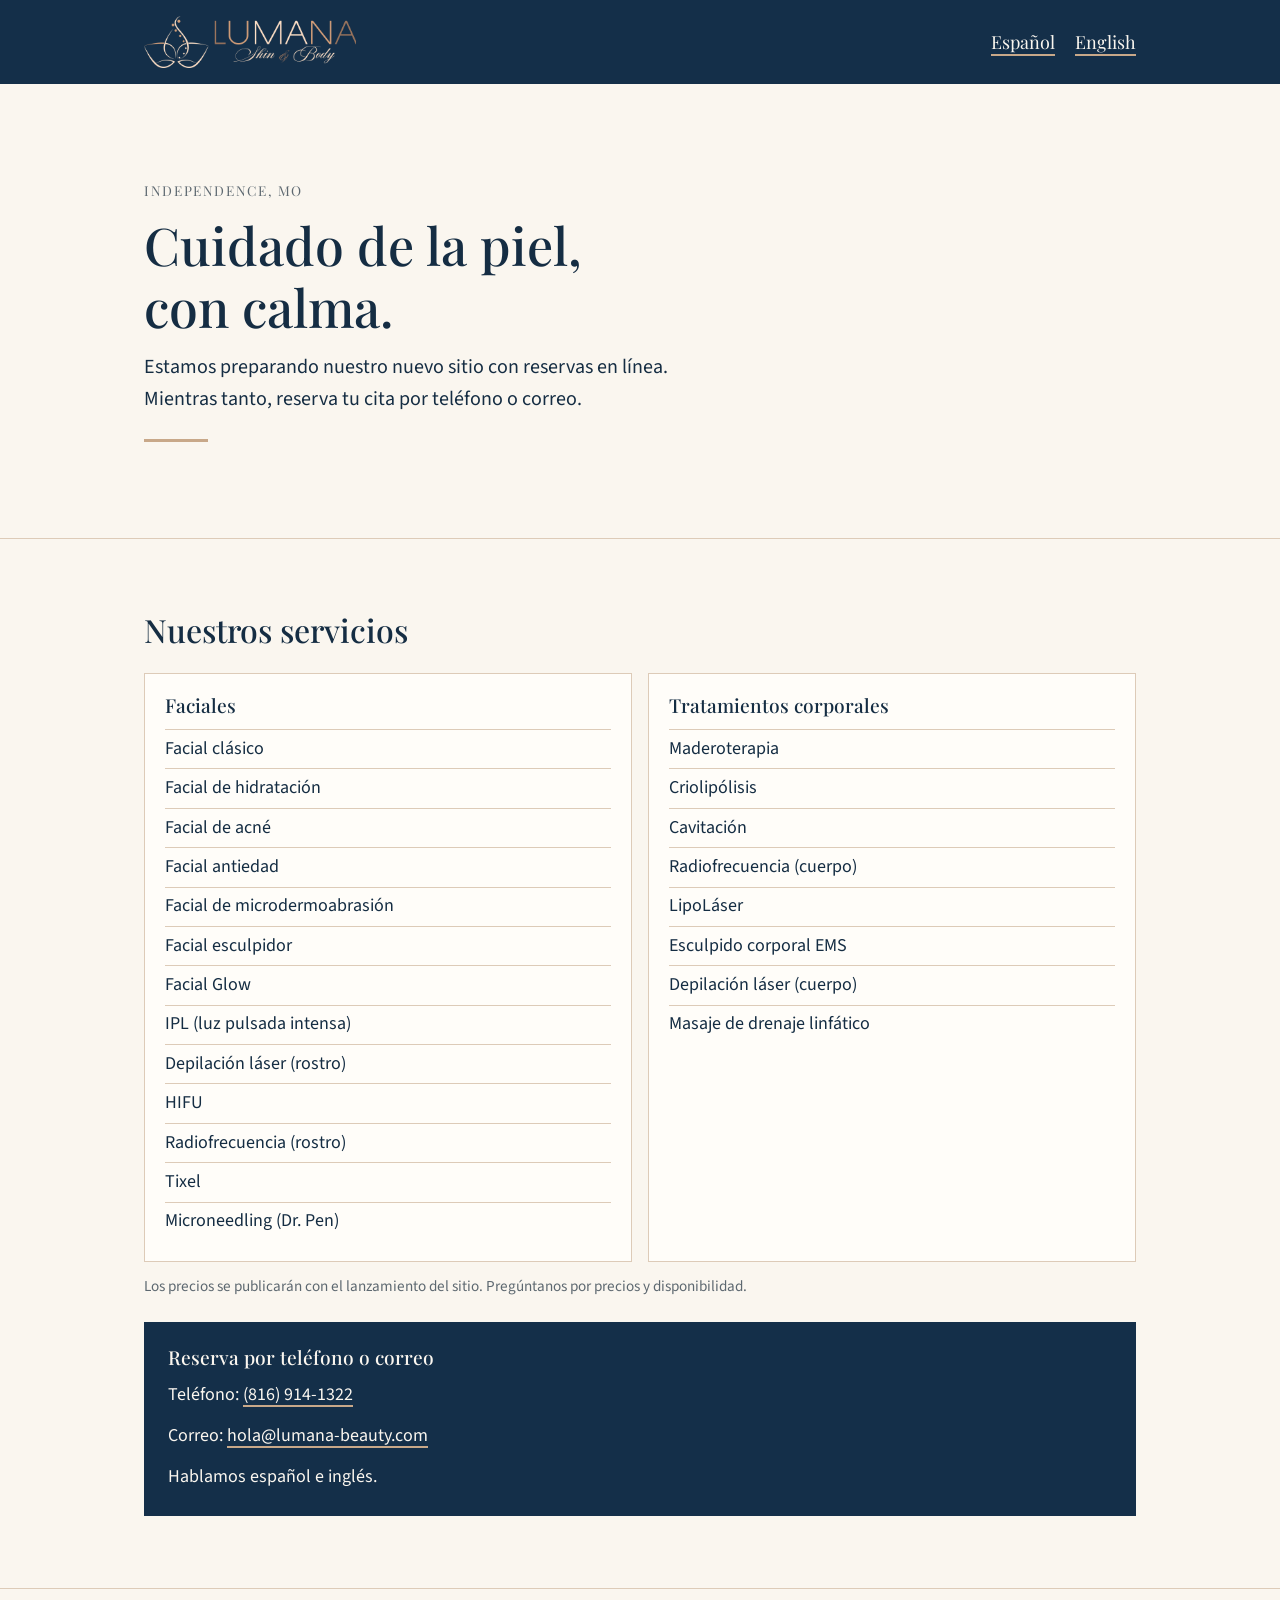
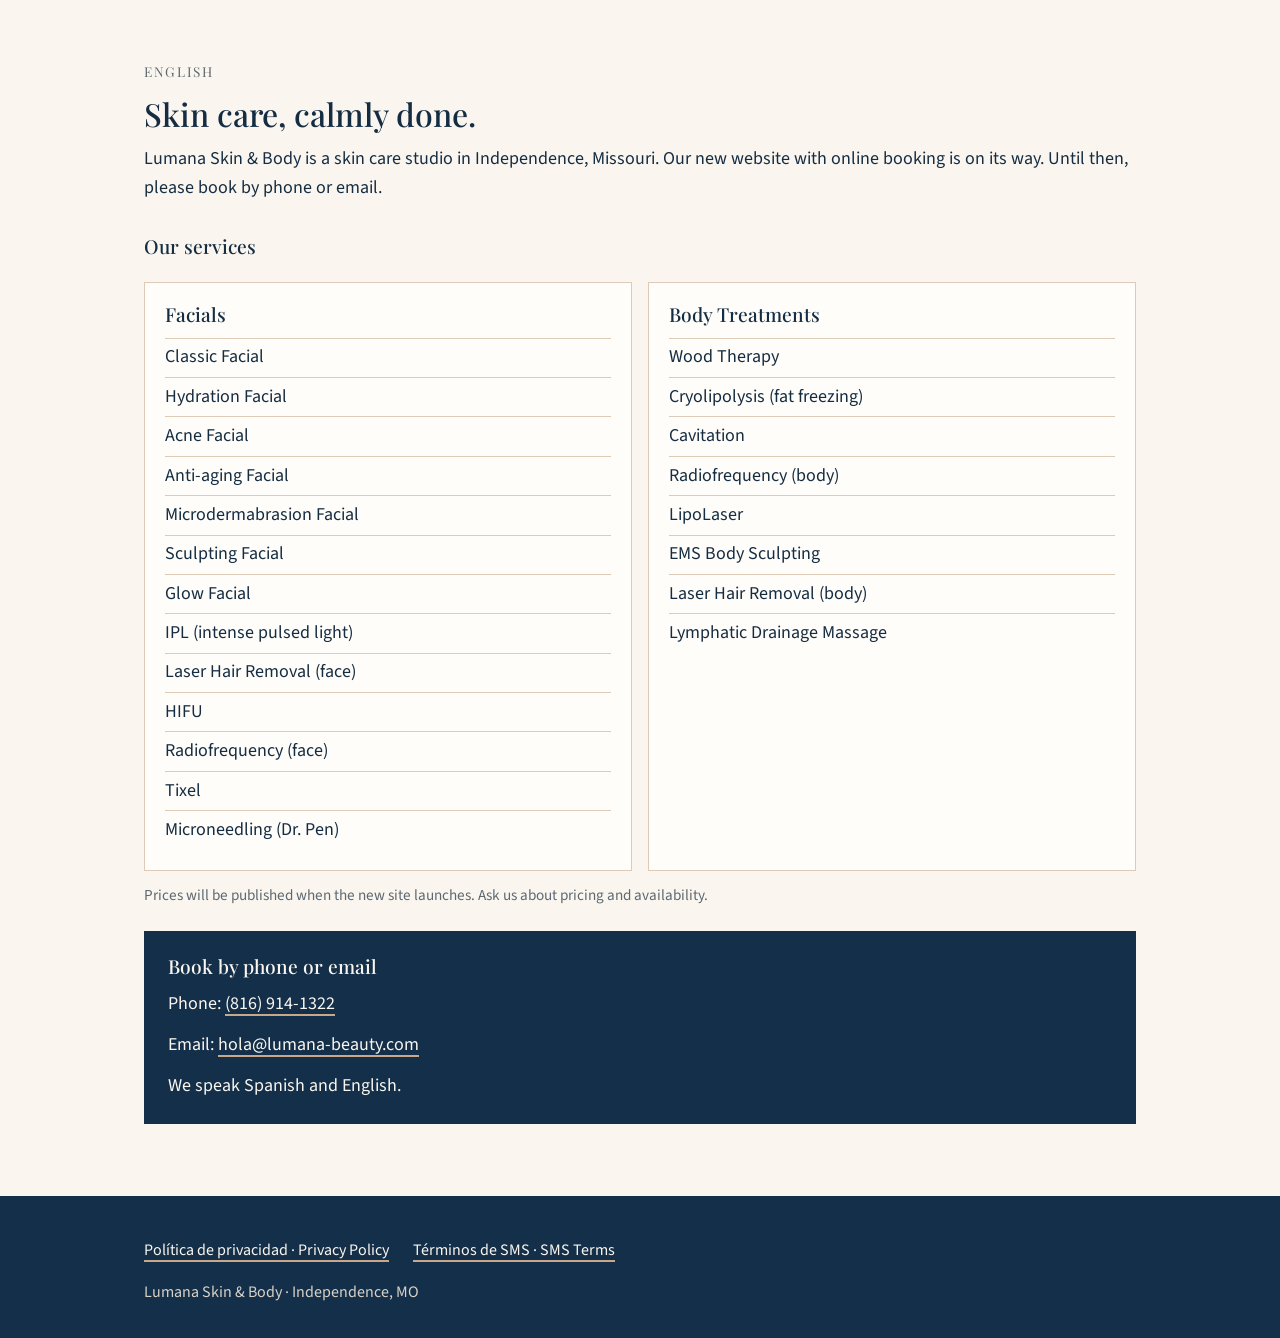
<file: index.html>
<!doctype html>
<html lang="es">
<head>
<meta charset="utf-8">
<meta name="viewport" content="width=device-width, initial-scale=1">
<title>Lumana Skin &amp; Body | Independence, MO</title>
<meta name="description" content="Lumana Skin &amp; Body, estudio de cuidado de la piel en Independence, Missouri. Próximamente reservas en línea. / Skin care studio in Independence, Missouri. Online booking coming soon.">
<link rel="icon" href="brand/lumana-emblem.png" type="image/png">
<link rel="stylesheet" href="style.css">
</head>
<body>
<header class="header">
  <div class="wrap">
    <a href="./" aria-label="Lumana Skin &amp; Body"><img src="brand/lumana-lockup-horizontal.png" alt="Lumana Skin &amp; Body" width="1224" height="300"></a>
    <nav class="lang-nav" aria-label="Idioma / Language">
      <ul>
        <li><a href="#es" lang="es" hreflang="es" translate="no">Español</a></li>
        <li><a href="#en" lang="en" hreflang="en" translate="no">English</a></li>
      </ul>
    </nav>
  </div>
</header>

<main>
  <section class="hero">
    <div class="wrap">
      <p class="eyebrow">Independence, MO</p>
      <h1 lang="es">Cuidado de la piel,<br>con calma.</h1>
      <p class="lead" lang="es">Estamos preparando nuestro nuevo sitio con reservas en línea. Mientras tanto, reserva tu cita por teléfono o correo.</p>
      <hr class="rule">
    </div>
  </section>

  <section class="lang" id="es" lang="es" aria-labelledby="es-title">
    <div class="wrap">
      <h2 id="es-title">Nuestros servicios</h2>
      <ul class="cards">
        <li>
          <h3>Faciales</h3>
          <ul class="menu">
            <li>Facial clásico</li>
            <li>Facial de hidratación</li>
            <li>Facial de acné</li>
            <li>Facial antiedad</li>
            <li>Facial de microdermoabrasión</li>
            <li>Facial esculpidor</li>
            <li>Facial Glow</li>
            <li>IPL (luz pulsada intensa)</li>
            <li>Depilación láser (rostro)</li>
            <li>HIFU</li>
            <li>Radiofrecuencia (rostro)</li>
            <li>Tixel</li>
            <li>Microneedling (Dr. Pen)</li>
          </ul>
        </li>
        <li>
          <h3>Tratamientos corporales</h3>
          <ul class="menu">
            <li>Maderoterapia</li>
            <li>Criolipólisis</li>
            <li>Cavitación</li>
            <li>Radiofrecuencia (cuerpo)</li>
            <li>LipoLáser</li>
            <li>Esculpido corporal EMS</li>
            <li>Depilación láser (cuerpo)</li>
            <li>Masaje de drenaje linfático</li>
          </ul>
        </li>
      </ul>
      <p class="note">Los precios se publicarán con el lanzamiento del sitio. Pregúntanos por precios y disponibilidad.</p>

      <div class="book">
        <h3>Reserva por teléfono o correo</h3>
        <p>Teléfono: <a href="tel:+18169141322">(816) 914-1322</a></p>
        <p>Correo: <a href="mailto:hola@lumana-beauty.com">hola@lumana-beauty.com</a></p>
        <p>Hablamos español e inglés.</p>
      </div>
    </div>
  </section>

  <section class="lang" id="en" lang="en" aria-labelledby="en-title">
    <div class="wrap">
      <p class="eyebrow">English</p>
      <h2 id="en-title">Skin care, calmly done.</h2>
      <p>Lumana Skin &amp; Body is a skin care studio in Independence, Missouri. Our new website with online booking is on its way. Until then, please book by phone or email.</p>
      <h3 style="margin-top:2rem">Our services</h3>
      <ul class="cards">
        <li>
          <h3>Facials</h3>
          <ul class="menu">
            <li>Classic Facial</li>
            <li>Hydration Facial</li>
            <li>Acne Facial</li>
            <li>Anti-aging Facial</li>
            <li>Microdermabrasion Facial</li>
            <li>Sculpting Facial</li>
            <li>Glow Facial</li>
            <li>IPL (intense pulsed light)</li>
            <li>Laser Hair Removal (face)</li>
            <li>HIFU</li>
            <li>Radiofrequency (face)</li>
            <li>Tixel</li>
            <li>Microneedling (Dr. Pen)</li>
          </ul>
        </li>
        <li>
          <h3>Body Treatments</h3>
          <ul class="menu">
            <li>Wood Therapy</li>
            <li>Cryolipolysis (fat freezing)</li>
            <li>Cavitation</li>
            <li>Radiofrequency (body)</li>
            <li>LipoLaser</li>
            <li>EMS Body Sculpting</li>
            <li>Laser Hair Removal (body)</li>
            <li>Lymphatic Drainage Massage</li>
          </ul>
        </li>
      </ul>
      <p class="note">Prices will be published when the new site launches. Ask us about pricing and availability.</p>

      <div class="book">
        <h3>Book by phone or email</h3>
        <p>Phone: <a href="tel:+18169141322">(816) 914-1322</a></p>
        <p>Email: <a href="mailto:hola@lumana-beauty.com">hola@lumana-beauty.com</a></p>
        <p>We speak Spanish and English.</p>
      </div>
    </div>
  </section>
</main>

<footer class="footer">
  <div class="wrap">
    <ul>
      <li><a href="privacy-policy/">Política de privacidad · Privacy Policy</a></li>
      <li><a href="sms-terms/">Términos de SMS · SMS Terms</a></li>
    </ul>
    <p>Lumana Skin &amp; Body · Independence, MO</p>
  </div>
</footer>
</body>
</html>
</file>
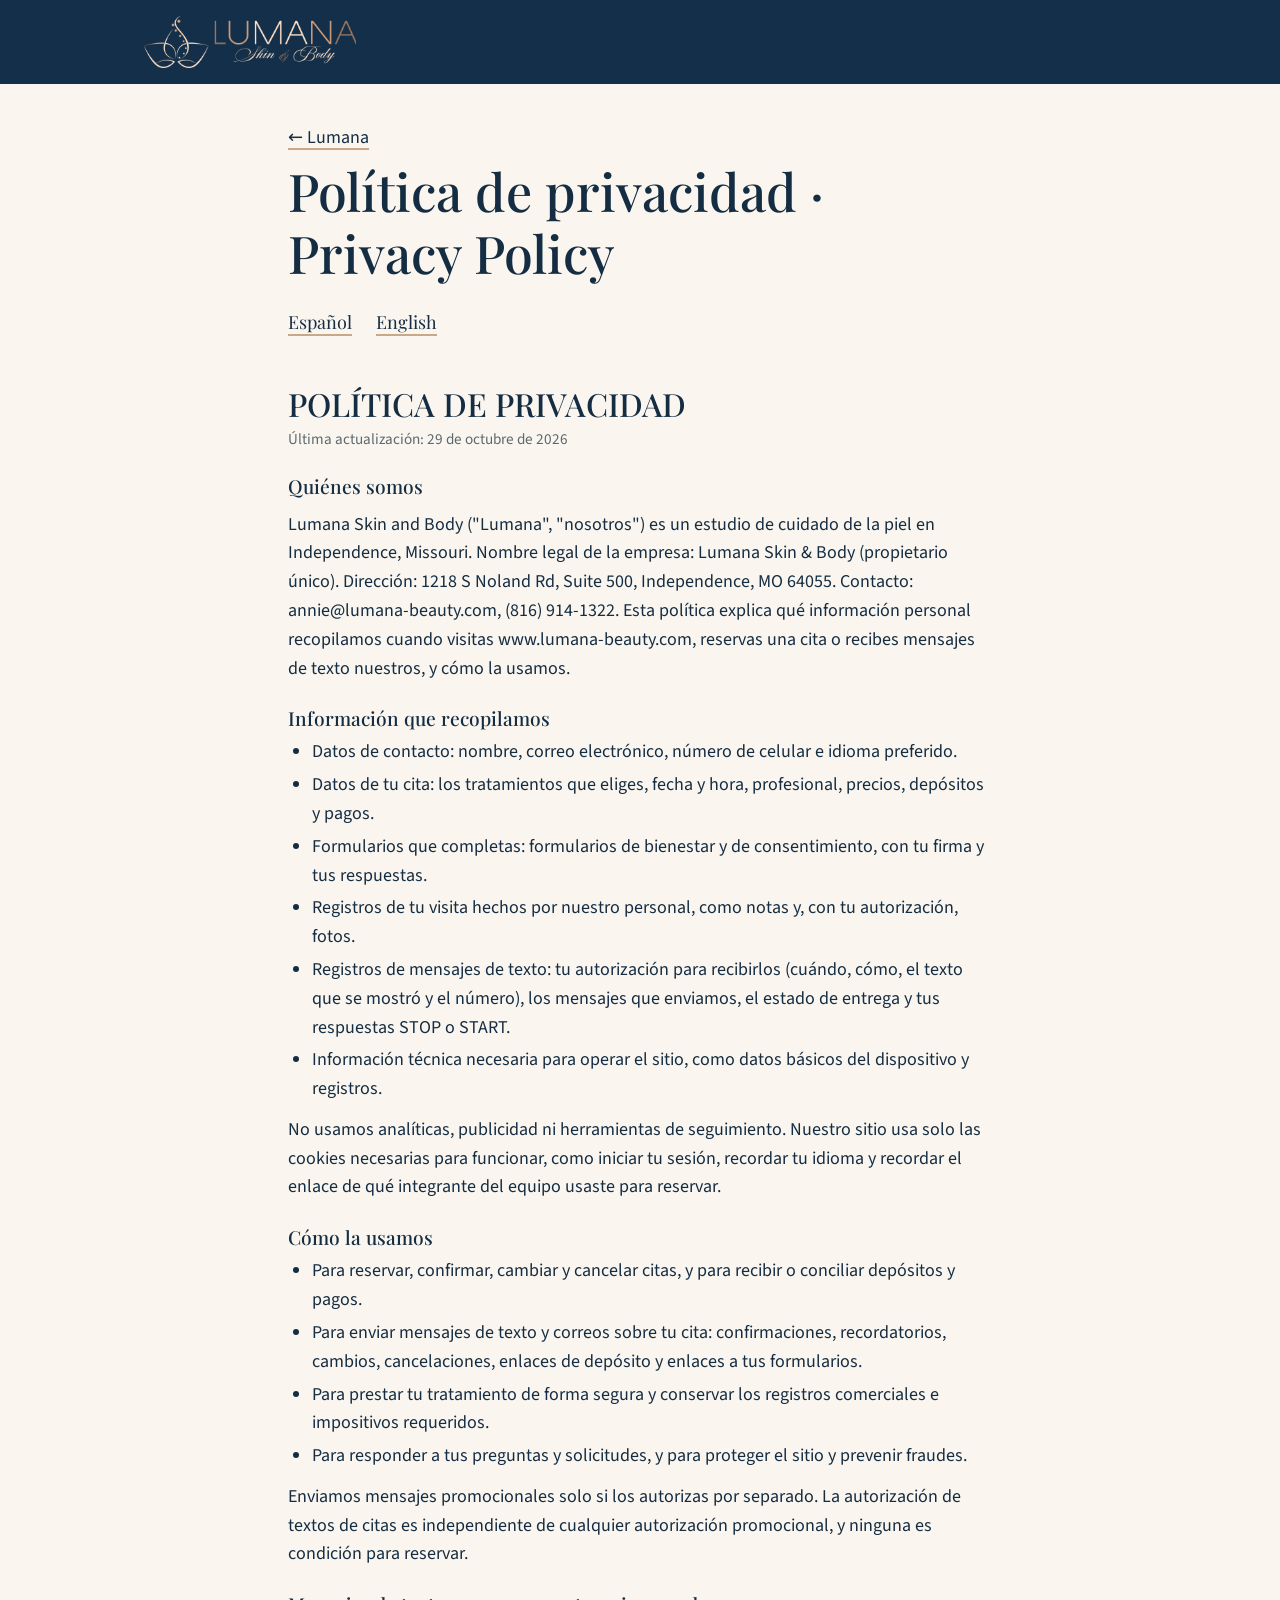
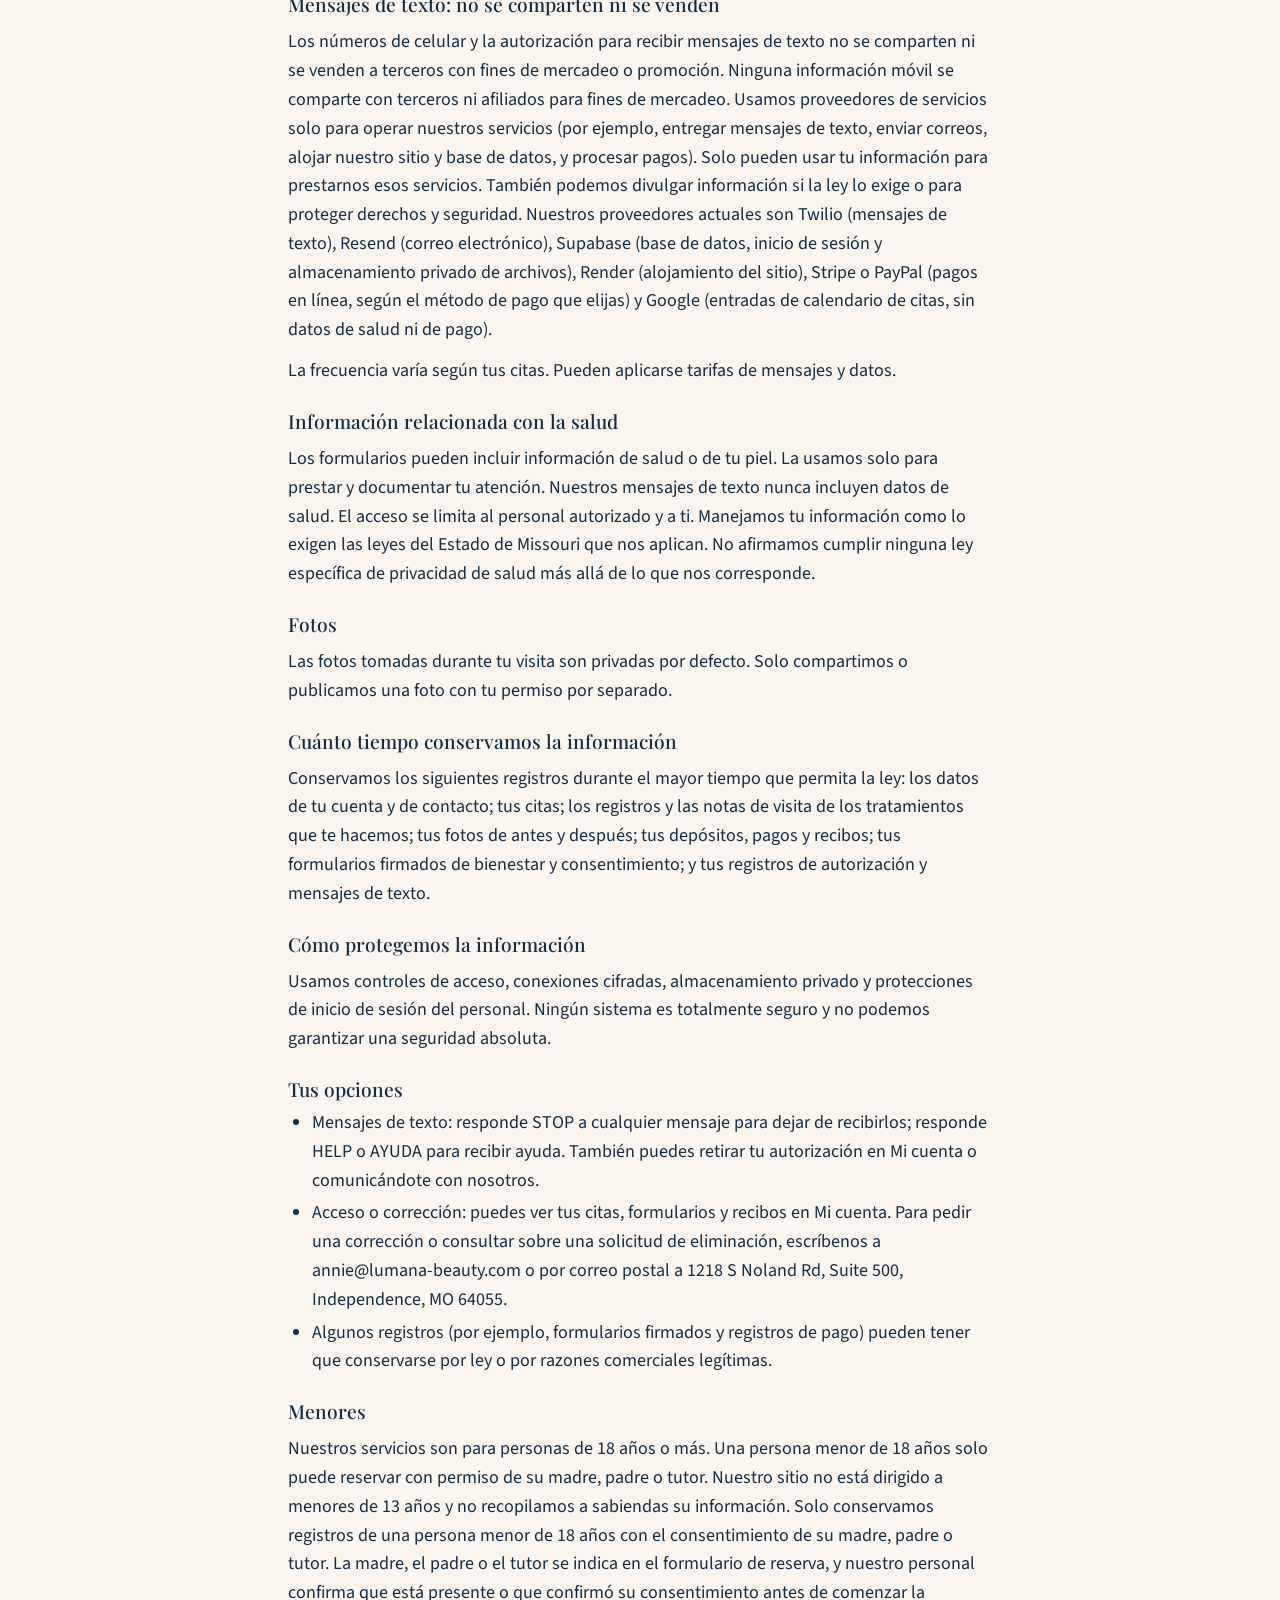
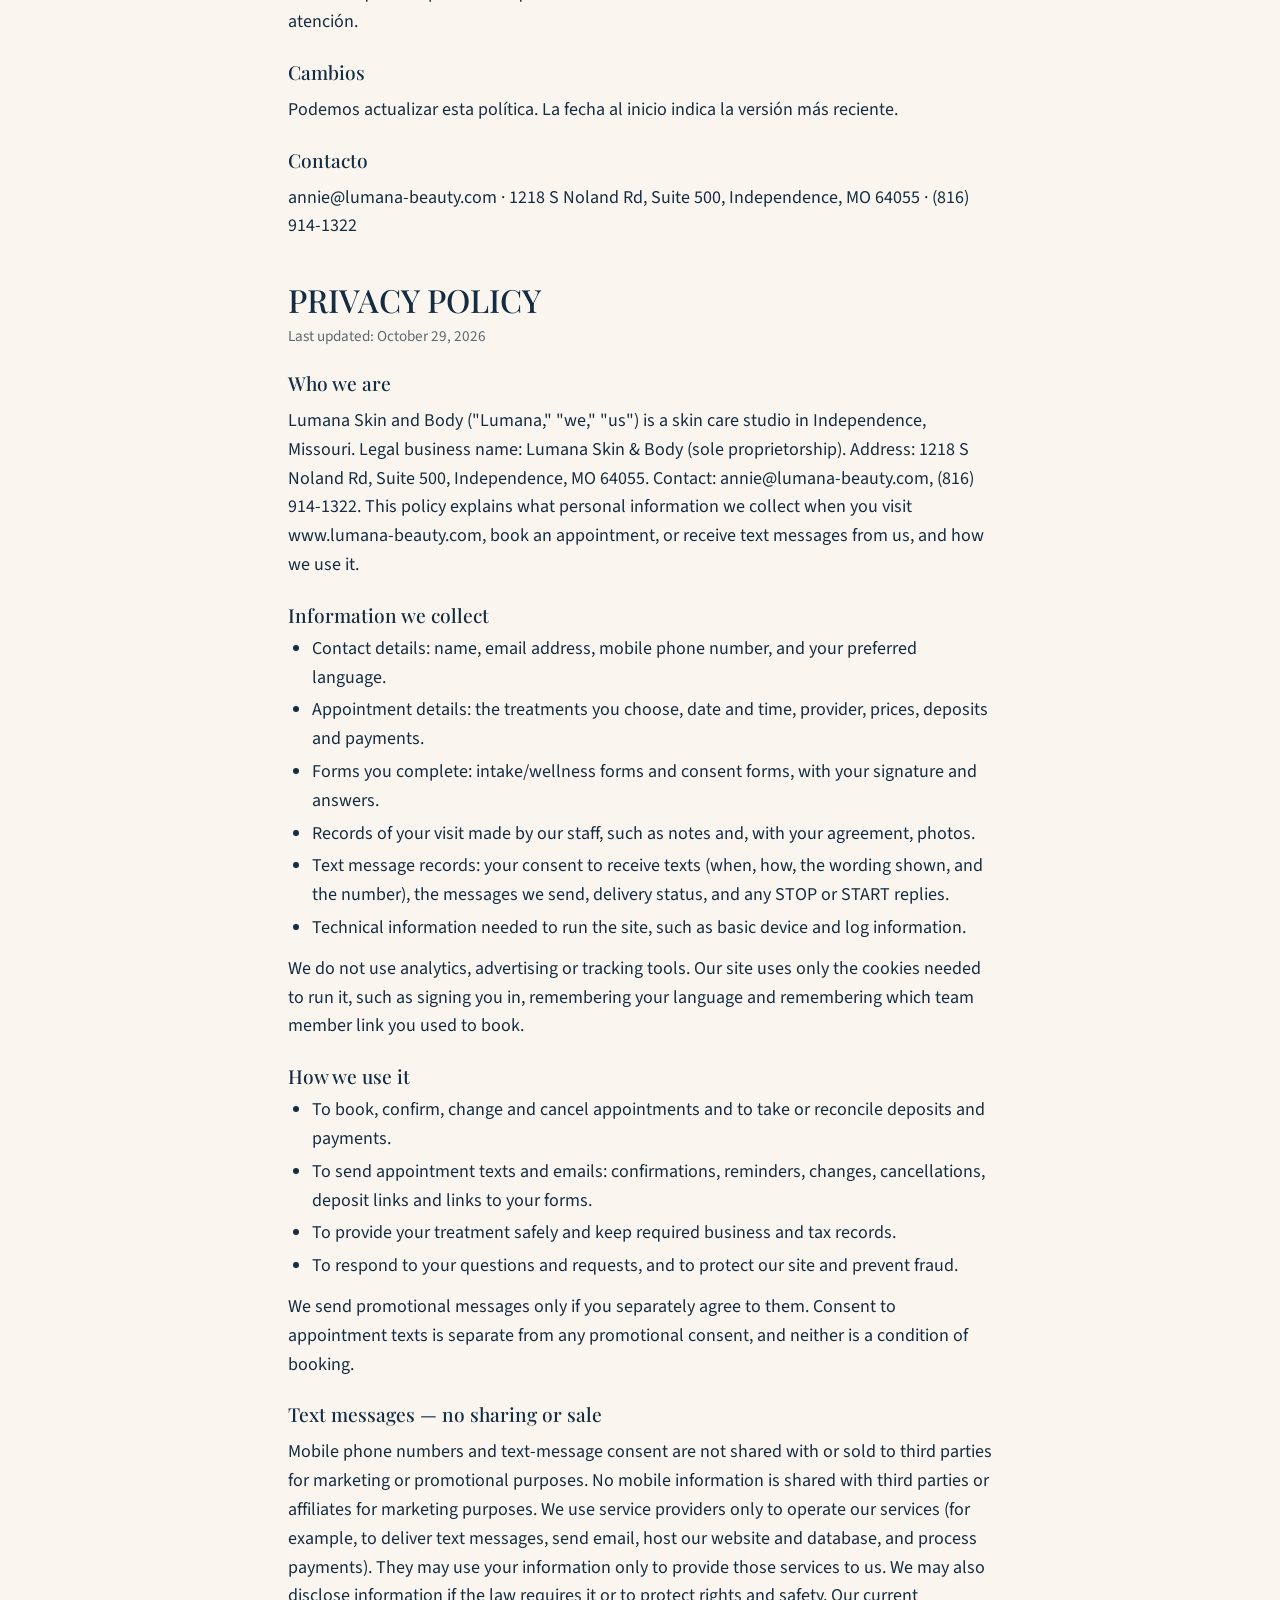
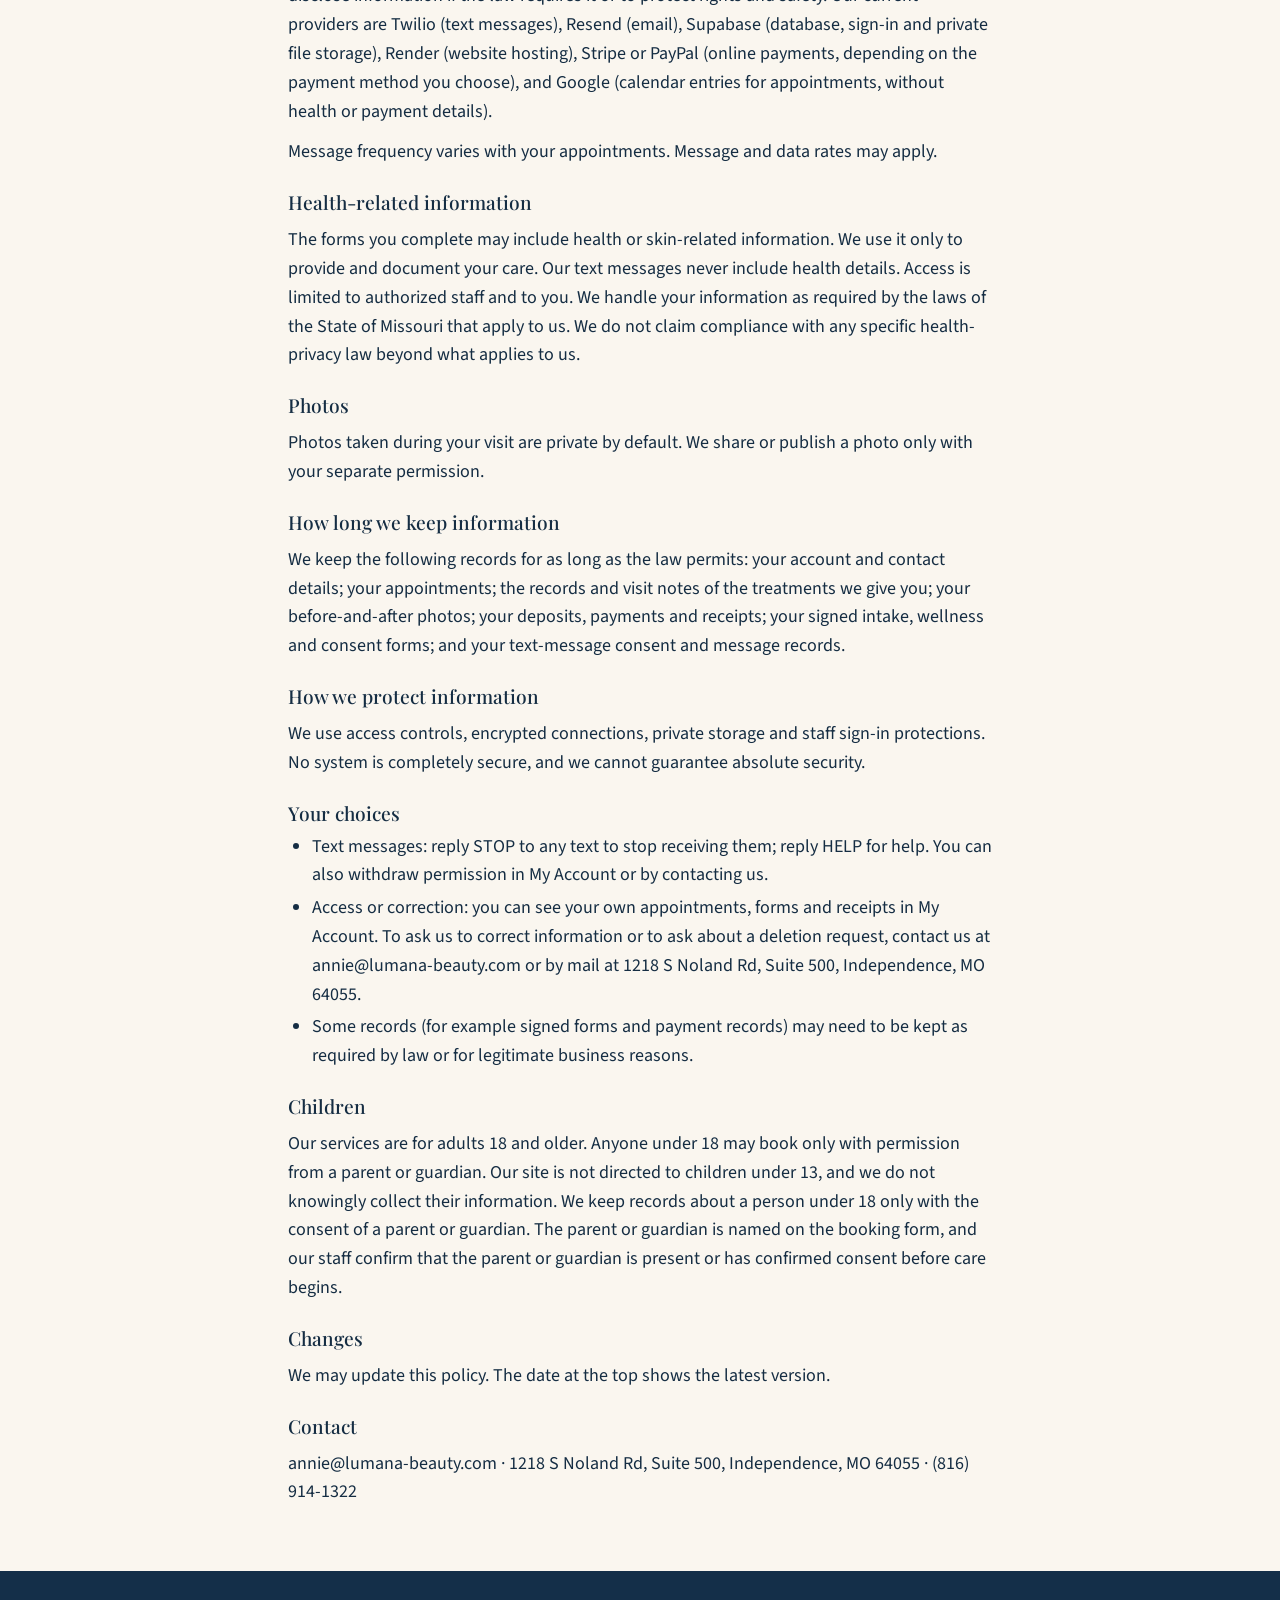
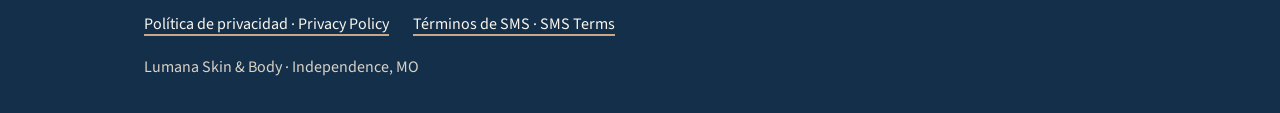
<file: privacy-policy/index.html>
<!doctype html>
<html lang="es">
<head>
<meta charset="utf-8">
<meta name="viewport" content="width=device-width, initial-scale=1">
<title>Política de privacidad · Privacy Policy | Lumana Skin and Body</title>
<link rel="icon" href="../brand/lumana-emblem.png" type="image/png">
<link rel="stylesheet" href="../style.css">
</head>
<body>
<header class="header">
  <div class="wrap">
    <a href="../" aria-label="Lumana Skin &amp; Body"><img src="../brand/lumana-lockup-horizontal.png" alt="Lumana Skin &amp; Body" width="1224" height="300"></a>
  </div>
</header>
<main class="narrow legal">
  <a class="back" href="../">← Lumana</a>
  <h1>Política de privacidad · Privacy Policy</h1>
  <nav aria-label="Idioma / Language">
    <ul>
      <li><a href="#es" lang="es" hreflang="es" translate="no">Español</a></li>
      <li><a href="#en" lang="en" hreflang="en" translate="no">English</a></li>
    </ul>
  </nav>
  <section id="es" lang="es" aria-labelledby="es-title">
    <h2 id="es-title">POLÍTICA DE PRIVACIDAD</h2>
    <p class="updated">Última actualización: 29 de octubre de 2026</p>
    <div class="sec"><h3>Quiénes somos</h3>
      <p>Lumana Skin and Body (&quot;Lumana&quot;, &quot;nosotros&quot;) es un estudio de cuidado de la piel en Independence, Missouri. Nombre legal de la empresa: Lumana Skin &amp; Body (propietario único). Dirección: 1218 S Noland Rd, Suite 500, Independence, MO 64055. Contacto: annie@lumana-beauty.com, (816) 914-1322. Esta política explica qué información personal recopilamos cuando visitas www.lumana-beauty.com, reservas una cita o recibes mensajes de texto nuestros, y cómo la usamos.</p>
    </div>
    <div class="sec"><h3>Información que recopilamos</h3>
      <ul class="list"><li>Datos de contacto: nombre, correo electrónico, número de celular e idioma preferido.</li><li>Datos de tu cita: los tratamientos que eliges, fecha y hora, profesional, precios, depósitos y pagos.</li><li>Formularios que completas: formularios de bienestar y de consentimiento, con tu firma y tus respuestas.</li><li>Registros de tu visita hechos por nuestro personal, como notas y, con tu autorización, fotos.</li><li>Registros de mensajes de texto: tu autorización para recibirlos (cuándo, cómo, el texto que se mostró y el número), los mensajes que enviamos, el estado de entrega y tus respuestas STOP o START.</li><li>Información técnica necesaria para operar el sitio, como datos básicos del dispositivo y registros.</li></ul>
      <p>No usamos analíticas, publicidad ni herramientas de seguimiento. Nuestro sitio usa solo las cookies necesarias para funcionar, como iniciar tu sesión, recordar tu idioma y recordar el enlace de qué integrante del equipo usaste para reservar.</p>
    </div>
    <div class="sec"><h3>Cómo la usamos</h3>
      <ul class="list"><li>Para reservar, confirmar, cambiar y cancelar citas, y para recibir o conciliar depósitos y pagos.</li><li>Para enviar mensajes de texto y correos sobre tu cita: confirmaciones, recordatorios, cambios, cancelaciones, enlaces de depósito y enlaces a tus formularios.</li><li>Para prestar tu tratamiento de forma segura y conservar los registros comerciales e impositivos requeridos.</li><li>Para responder a tus preguntas y solicitudes, y para proteger el sitio y prevenir fraudes.</li></ul>
      <p>Enviamos mensajes promocionales solo si los autorizas por separado. La autorización de textos de citas es independiente de cualquier autorización promocional, y ninguna es condición para reservar.</p>
    </div>
    <div class="sec"><h3>Mensajes de texto: no se comparten ni se venden</h3>
      <p>Los números de celular y la autorización para recibir mensajes de texto no se comparten ni se venden a terceros con fines de mercadeo o promoción. Ninguna información móvil se comparte con terceros ni afiliados para fines de mercadeo. Usamos proveedores de servicios solo para operar nuestros servicios (por ejemplo, entregar mensajes de texto, enviar correos, alojar nuestro sitio y base de datos, y procesar pagos). Solo pueden usar tu información para prestarnos esos servicios. También podemos divulgar información si la ley lo exige o para proteger derechos y seguridad. Nuestros proveedores actuales son Twilio (mensajes de texto), Resend (correo electrónico), Supabase (base de datos, inicio de sesión y almacenamiento privado de archivos), Render (alojamiento del sitio), Stripe o PayPal (pagos en línea, según el método de pago que elijas) y Google (entradas de calendario de citas, sin datos de salud ni de pago).</p>
      <p>La frecuencia varía según tus citas. Pueden aplicarse tarifas de mensajes y datos.</p>
    </div>
    <div class="sec"><h3>Información relacionada con la salud</h3>
      <p>Los formularios pueden incluir información de salud o de tu piel. La usamos solo para prestar y documentar tu atención. Nuestros mensajes de texto nunca incluyen datos de salud. El acceso se limita al personal autorizado y a ti. Manejamos tu información como lo exigen las leyes del Estado de Missouri que nos aplican. No afirmamos cumplir ninguna ley específica de privacidad de salud más allá de lo que nos corresponde.</p>
    </div>
    <div class="sec"><h3>Fotos</h3>
      <p>Las fotos tomadas durante tu visita son privadas por defecto. Solo compartimos o publicamos una foto con tu permiso por separado.</p>
    </div>
    <div class="sec"><h3>Cuánto tiempo conservamos la información</h3>
      <p>Conservamos los siguientes registros durante el mayor tiempo que permita la ley: los datos de tu cuenta y de contacto; tus citas; los registros y las notas de visita de los tratamientos que te hacemos; tus fotos de antes y después; tus depósitos, pagos y recibos; tus formularios firmados de bienestar y consentimiento; y tus registros de autorización y mensajes de texto.</p>
    </div>
    <div class="sec"><h3>Cómo protegemos la información</h3>
      <p>Usamos controles de acceso, conexiones cifradas, almacenamiento privado y protecciones de inicio de sesión del personal. Ningún sistema es totalmente seguro y no podemos garantizar una seguridad absoluta.</p>
    </div>
    <div class="sec"><h3>Tus opciones</h3>
      <ul class="list"><li>Mensajes de texto: responde STOP a cualquier mensaje para dejar de recibirlos; responde HELP o AYUDA para recibir ayuda. También puedes retirar tu autorización en Mi cuenta o comunicándote con nosotros.</li><li>Acceso o corrección: puedes ver tus citas, formularios y recibos en Mi cuenta. Para pedir una corrección o consultar sobre una solicitud de eliminación, escríbenos a annie@lumana-beauty.com o por correo postal a 1218 S Noland Rd, Suite 500, Independence, MO 64055.</li><li>Algunos registros (por ejemplo, formularios firmados y registros de pago) pueden tener que conservarse por ley o por razones comerciales legítimas.</li></ul>
    </div>
    <div class="sec"><h3>Menores</h3>
      <p>Nuestros servicios son para personas de 18 años o más. Una persona menor de 18 años solo puede reservar con permiso de su madre, padre o tutor. Nuestro sitio no está dirigido a menores de 13 años y no recopilamos a sabiendas su información. Solo conservamos registros de una persona menor de 18 años con el consentimiento de su madre, padre o tutor. La madre, el padre o el tutor se indica en el formulario de reserva, y nuestro personal confirma que está presente o que confirmó su consentimiento antes de comenzar la atención.</p>
    </div>
    <div class="sec"><h3>Cambios</h3>
      <p>Podemos actualizar esta política. La fecha al inicio indica la versión más reciente.</p>
    </div>
    <div class="sec"><h3>Contacto</h3>
      <p>annie@lumana-beauty.com · 1218 S Noland Rd, Suite 500, Independence, MO 64055 · (816) 914-1322</p>
    </div>
  </section>
  <section id="en" lang="en" aria-labelledby="en-title">
    <h2 id="en-title">PRIVACY POLICY</h2>
    <p class="updated">Last updated: October 29, 2026</p>
    <div class="sec"><h3>Who we are</h3>
      <p>Lumana Skin and Body (&quot;Lumana,&quot; &quot;we,&quot; &quot;us&quot;) is a skin care studio in Independence, Missouri. Legal business name: Lumana Skin &amp; Body (sole proprietorship). Address: 1218 S Noland Rd, Suite 500, Independence, MO 64055. Contact: annie@lumana-beauty.com, (816) 914-1322. This policy explains what personal information we collect when you visit www.lumana-beauty.com, book an appointment, or receive text messages from us, and how we use it.</p>
    </div>
    <div class="sec"><h3>Information we collect</h3>
      <ul class="list"><li>Contact details: name, email address, mobile phone number, and your preferred language.</li><li>Appointment details: the treatments you choose, date and time, provider, prices, deposits and payments.</li><li>Forms you complete: intake/wellness forms and consent forms, with your signature and answers.</li><li>Records of your visit made by our staff, such as notes and, with your agreement, photos.</li><li>Text message records: your consent to receive texts (when, how, the wording shown, and the number), the messages we send, delivery status, and any STOP or START replies.</li><li>Technical information needed to run the site, such as basic device and log information.</li></ul>
      <p>We do not use analytics, advertising or tracking tools. Our site uses only the cookies needed to run it, such as signing you in, remembering your language and remembering which team member link you used to book.</p>
    </div>
    <div class="sec"><h3>How we use it</h3>
      <ul class="list"><li>To book, confirm, change and cancel appointments and to take or reconcile deposits and payments.</li><li>To send appointment texts and emails: confirmations, reminders, changes, cancellations, deposit links and links to your forms.</li><li>To provide your treatment safely and keep required business and tax records.</li><li>To respond to your questions and requests, and to protect our site and prevent fraud.</li></ul>
      <p>We send promotional messages only if you separately agree to them. Consent to appointment texts is separate from any promotional consent, and neither is a condition of booking.</p>
    </div>
    <div class="sec"><h3>Text messages — no sharing or sale</h3>
      <p>Mobile phone numbers and text-message consent are not shared with or sold to third parties for marketing or promotional purposes. No mobile information is shared with third parties or affiliates for marketing purposes. We use service providers only to operate our services (for example, to deliver text messages, send email, host our website and database, and process payments). They may use your information only to provide those services to us. We may also disclose information if the law requires it or to protect rights and safety. Our current providers are Twilio (text messages), Resend (email), Supabase (database, sign-in and private file storage), Render (website hosting), Stripe or PayPal (online payments, depending on the payment method you choose), and Google (calendar entries for appointments, without health or payment details).</p>
      <p>Message frequency varies with your appointments. Message and data rates may apply.</p>
    </div>
    <div class="sec"><h3>Health-related information</h3>
      <p>The forms you complete may include health or skin-related information. We use it only to provide and document your care. Our text messages never include health details. Access is limited to authorized staff and to you. We handle your information as required by the laws of the State of Missouri that apply to us. We do not claim compliance with any specific health-privacy law beyond what applies to us.</p>
    </div>
    <div class="sec"><h3>Photos</h3>
      <p>Photos taken during your visit are private by default. We share or publish a photo only with your separate permission.</p>
    </div>
    <div class="sec"><h3>How long we keep information</h3>
      <p>We keep the following records for as long as the law permits: your account and contact details; your appointments; the records and visit notes of the treatments we give you; your before-and-after photos; your deposits, payments and receipts; your signed intake, wellness and consent forms; and your text-message consent and message records.</p>
    </div>
    <div class="sec"><h3>How we protect information</h3>
      <p>We use access controls, encrypted connections, private storage and staff sign-in protections. No system is completely secure, and we cannot guarantee absolute security.</p>
    </div>
    <div class="sec"><h3>Your choices</h3>
      <ul class="list"><li>Text messages: reply STOP to any text to stop receiving them; reply HELP for help. You can also withdraw permission in My Account or by contacting us.</li><li>Access or correction: you can see your own appointments, forms and receipts in My Account. To ask us to correct information or to ask about a deletion request, contact us at annie@lumana-beauty.com or by mail at 1218 S Noland Rd, Suite 500, Independence, MO 64055.</li><li>Some records (for example signed forms and payment records) may need to be kept as required by law or for legitimate business reasons.</li></ul>
    </div>
    <div class="sec"><h3>Children</h3>
      <p>Our services are for adults 18 and older. Anyone under 18 may book only with permission from a parent or guardian. Our site is not directed to children under 13, and we do not knowingly collect their information. We keep records about a person under 18 only with the consent of a parent or guardian. The parent or guardian is named on the booking form, and our staff confirm that the parent or guardian is present or has confirmed consent before care begins.</p>
    </div>
    <div class="sec"><h3>Changes</h3>
      <p>We may update this policy. The date at the top shows the latest version.</p>
    </div>
    <div class="sec"><h3>Contact</h3>
      <p>annie@lumana-beauty.com · 1218 S Noland Rd, Suite 500, Independence, MO 64055 · (816) 914-1322</p>
    </div>
  </section>
</main>
<footer class="footer">
  <div class="wrap">
    <ul>
      <li><a href="../privacy-policy/">Política de privacidad · Privacy Policy</a></li>
      <li><a href="../sms-terms/">Términos de SMS · SMS Terms</a></li>
    </ul>
    <p>Lumana Skin &amp; Body · Independence, MO</p>
  </div>
</footer>
</body>
</html>
</file>
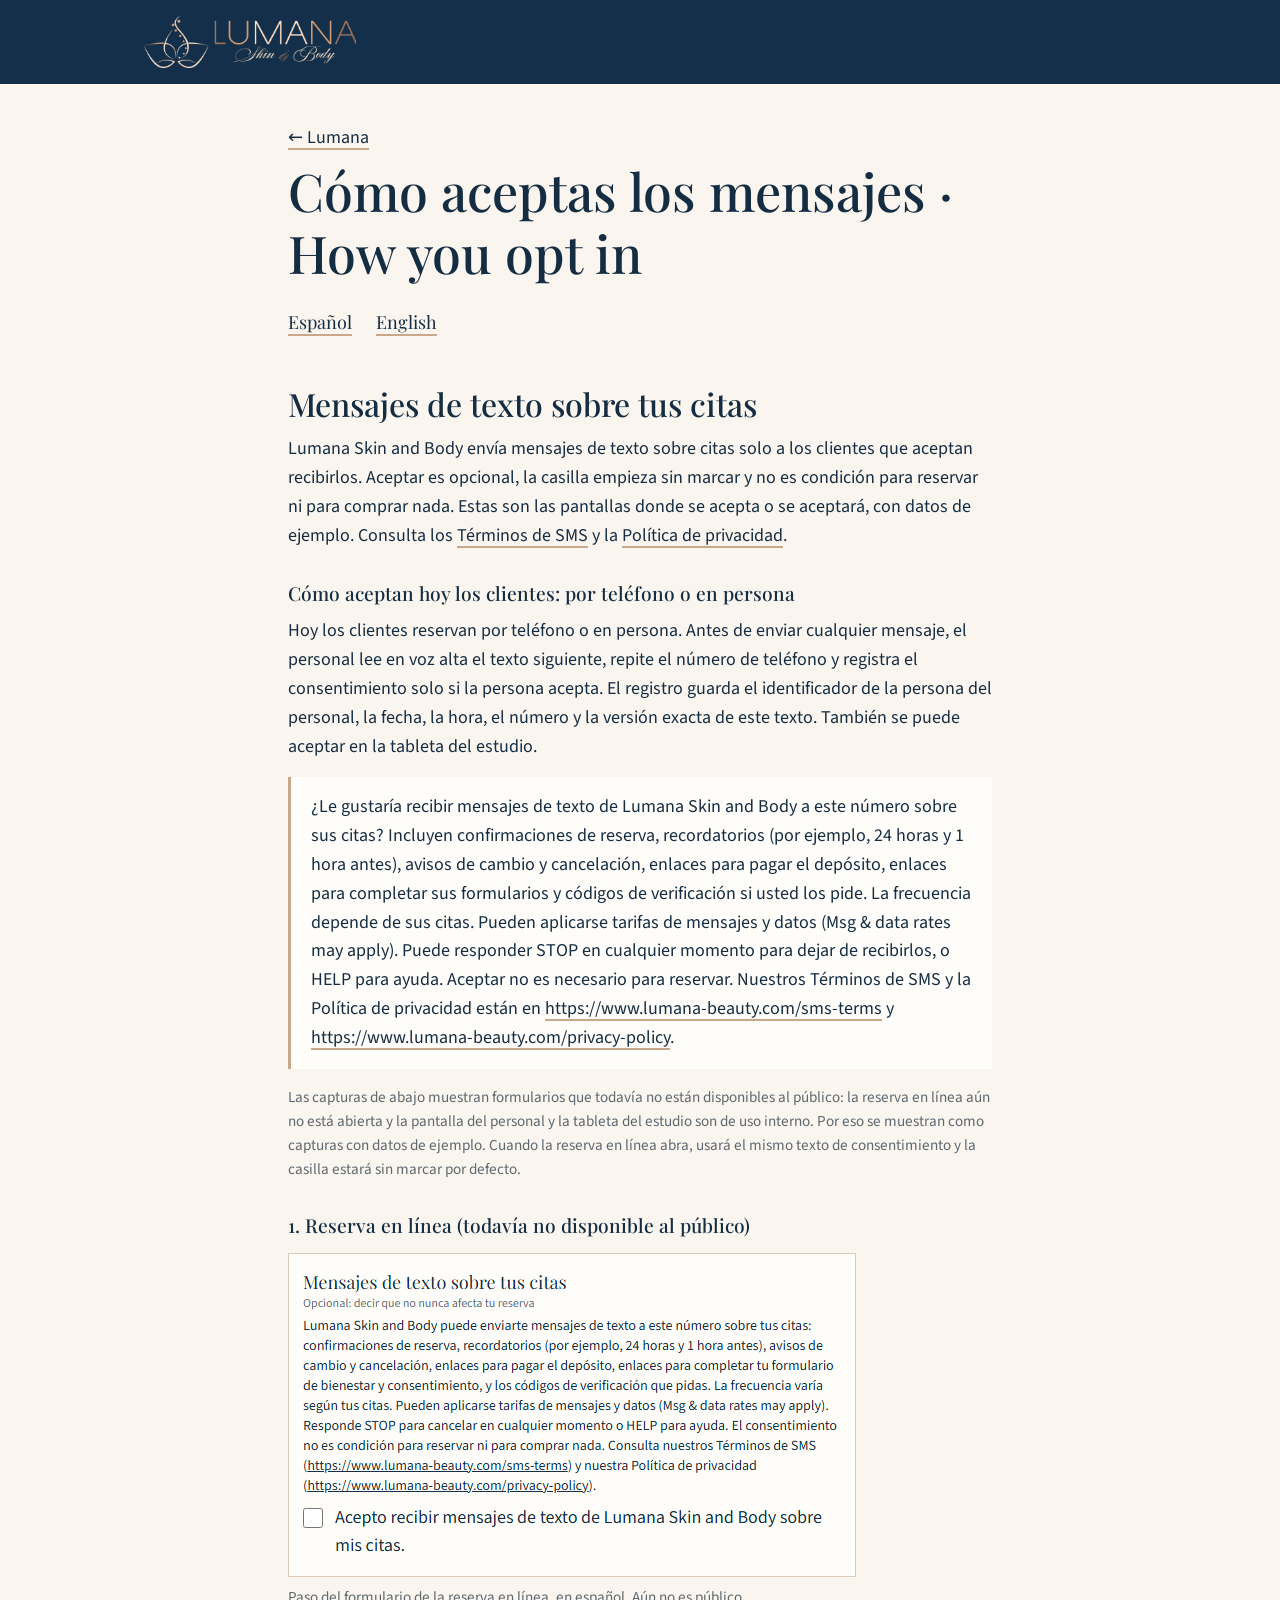
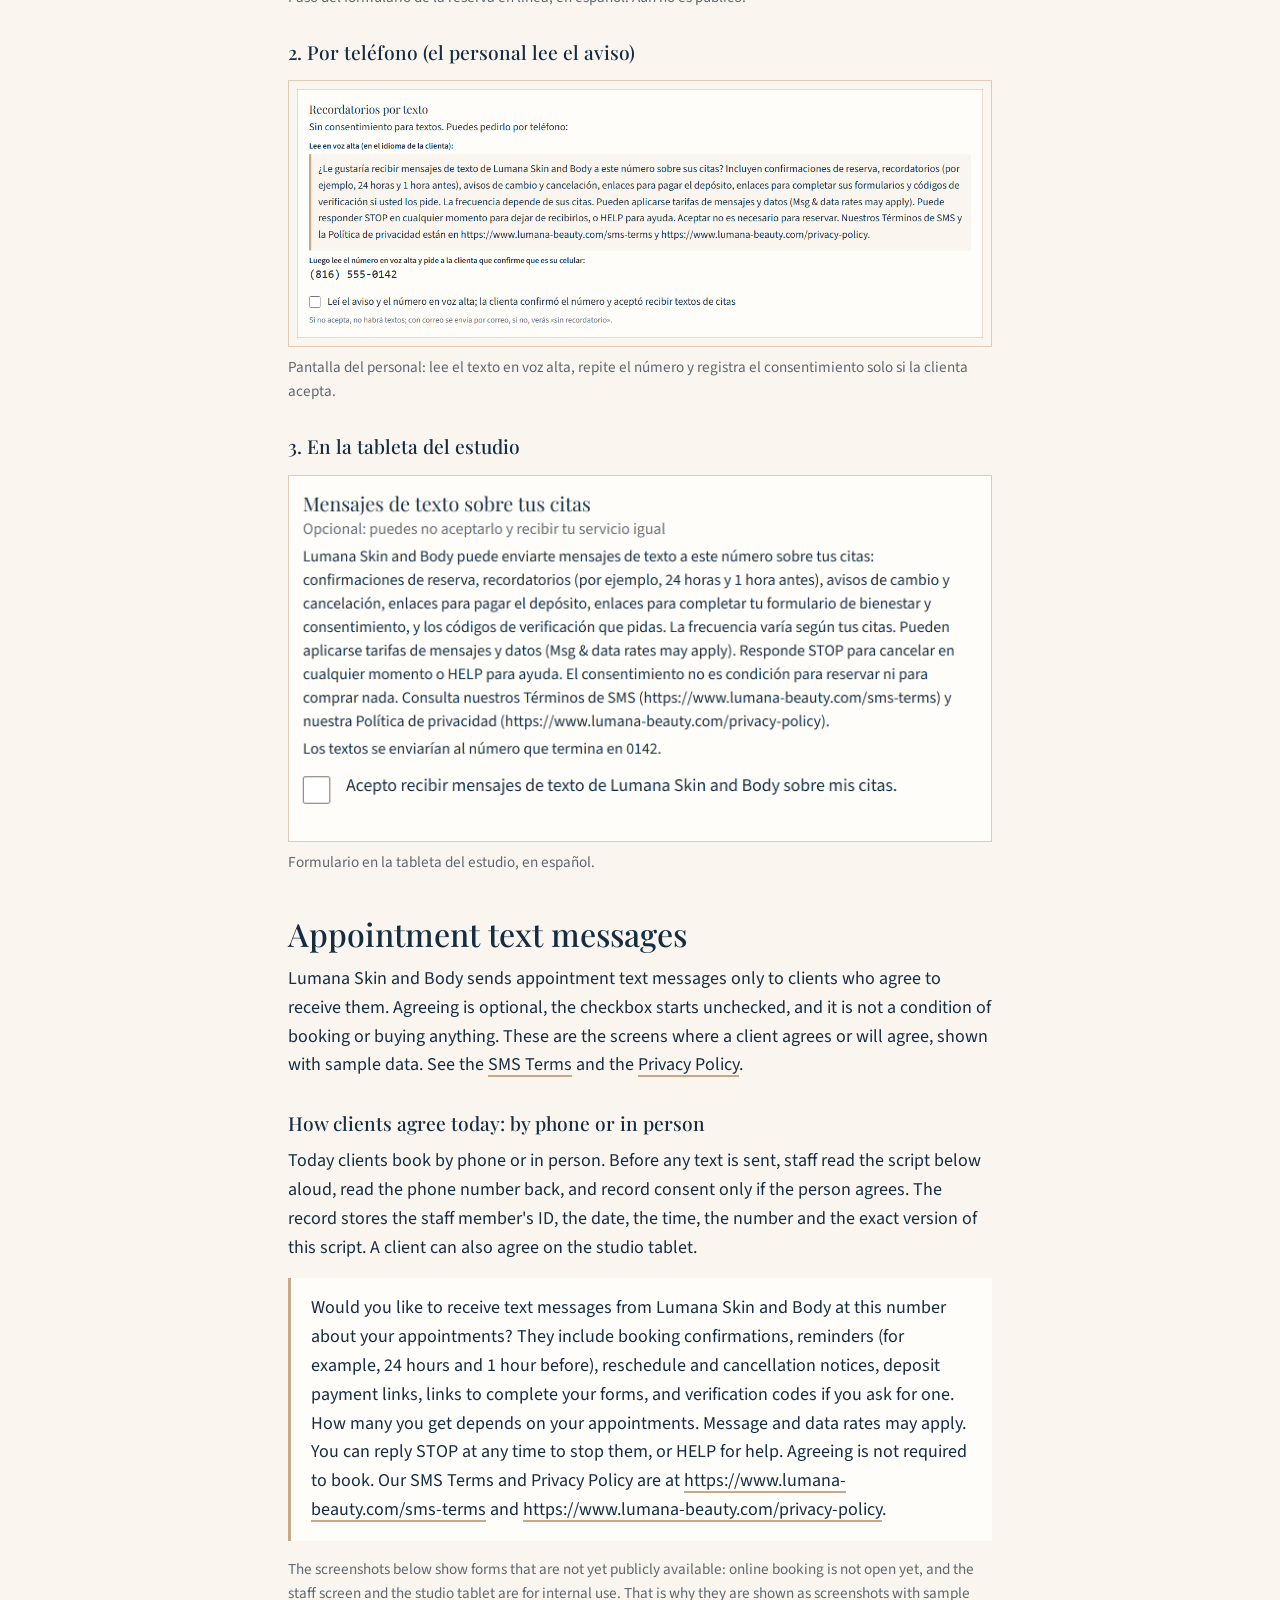
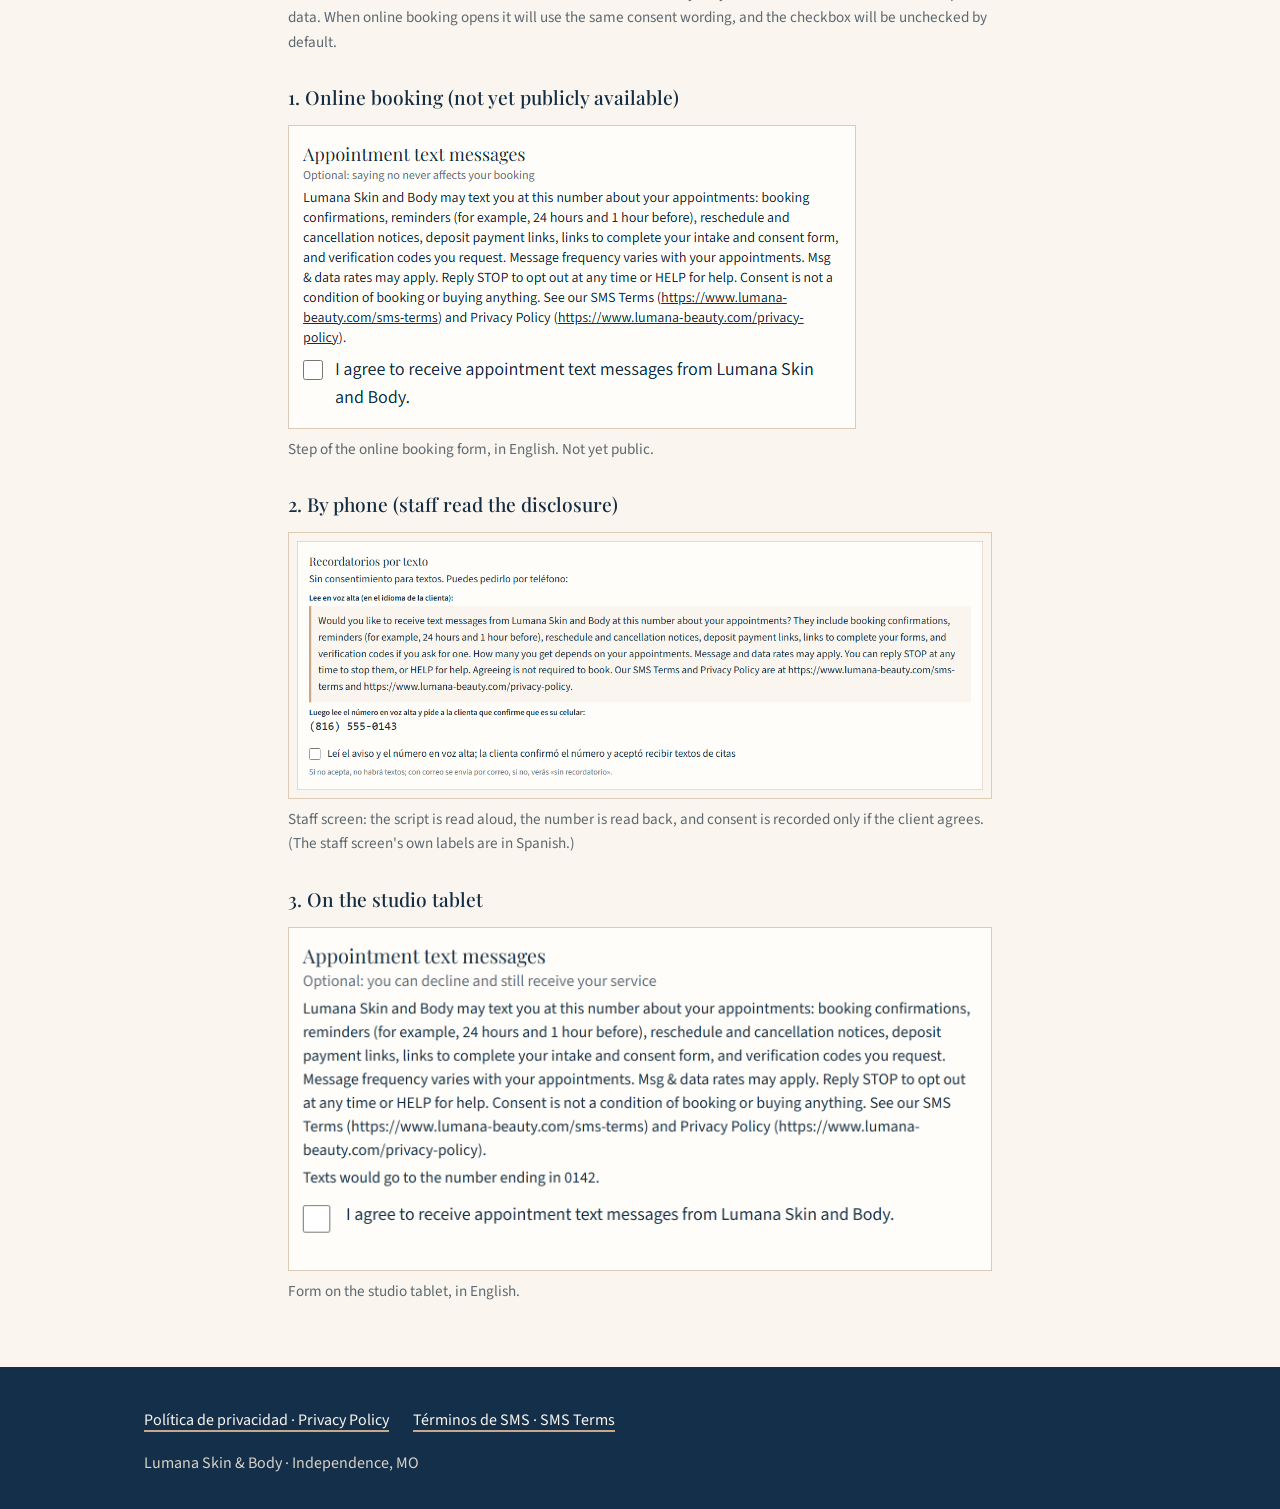
<file: sms-opt-in/index.html>
<!doctype html>
<html lang="es">
<head>
<meta charset="utf-8">
<meta name="viewport" content="width=device-width, initial-scale=1">
<title>Cómo aceptas los mensajes · How you opt in | Lumana Skin and Body</title>
<meta name="description" content="Ejemplos de las pantallas donde los clientes aceptan mensajes de texto sobre sus citas. / Examples of the screens where clients agree to appointment text messages.">
<link rel="icon" href="../brand/lumana-emblem.png" type="image/png">
<link rel="stylesheet" href="../style.css">
</head>
<body>
<header class="header">
  <div class="wrap">
    <a href="../" aria-label="Lumana Skin &amp; Body"><img src="../brand/lumana-lockup-horizontal.png" alt="Lumana Skin &amp; Body" width="1224" height="300"></a>
  </div>
</header>
<main class="narrow legal optin">
  <a class="back" href="../">← Lumana</a>
  <h1>Cómo aceptas los mensajes · How you opt in</h1>
  <nav aria-label="Idioma / Language">
    <ul>
      <li><a href="#es" lang="es" hreflang="es" translate="no">Español</a></li>
      <li><a href="#en" lang="en" hreflang="en" translate="no">English</a></li>
    </ul>
  </nav>

  <section id="es" lang="es" aria-labelledby="es-title">
    <h2 id="es-title">Mensajes de texto sobre tus citas</h2>
    <p>Lumana Skin and Body envía mensajes de texto sobre citas solo a los clientes que aceptan recibirlos. Aceptar es opcional, la casilla empieza sin marcar y no es condición para reservar ni para comprar nada. Estas son las pantallas donde se acepta o se aceptará, con datos de ejemplo. Consulta los <a href="../sms-terms/">Términos de SMS</a> y la <a href="../privacy-policy/">Política de privacidad</a>.</p>

    <h3>Cómo aceptan hoy los clientes: por teléfono o en persona</h3>
    <p>Hoy los clientes reservan por teléfono o en persona. Antes de enviar cualquier mensaje, el personal lee en voz alta el texto siguiente, repite el número de teléfono y registra el consentimiento solo si la persona acepta. El registro guarda el identificador de la persona del personal, la fecha, la hora, el número y la versión exacta de este texto. También se puede aceptar en la tableta del estudio.</p>
    <blockquote id="script-es" lang="es">¿Le gustaría recibir mensajes de texto de Lumana Skin and Body a este número sobre sus citas? Incluyen confirmaciones de reserva, recordatorios (por ejemplo, 24 horas y 1 hora antes), avisos de cambio y cancelación, enlaces para pagar el depósito, enlaces para completar sus formularios y códigos de verificación si usted los pide. La frecuencia depende de sus citas. Pueden aplicarse tarifas de mensajes y datos (Msg &amp; data rates may apply). Puede responder STOP en cualquier momento para dejar de recibirlos, o HELP para ayuda. Aceptar no es necesario para reservar. Nuestros Términos de SMS y la Política de privacidad están en <a href="../sms-terms/">https://www.lumana-beauty.com/sms-terms</a> y <a href="../privacy-policy/">https://www.lumana-beauty.com/privacy-policy</a>.</blockquote>
    <p class="note-shots">Las capturas de abajo muestran formularios que todavía no están disponibles al público: la reserva en línea aún no está abierta y la pantalla del personal y la tableta del estudio son de uso interno. Por eso se muestran como capturas con datos de ejemplo. Cuando la reserva en línea abra, usará el mismo texto de consentimiento y la casilla estará sin marcar por defecto.</p>

    <h3>1. Reserva en línea (todavía no disponible al público)</h3>
    <figure>
      <a href="website-booking-consent-es.png"><img src="website-booking-consent-es.png" alt="Pantalla de reserva en español: texto de consentimiento para mensajes de texto sobre citas, con la casilla «Acepto recibir mensajes de texto de Lumana Skin and Body sobre mis citas» sin marcar" loading="lazy"></a>
      <figcaption>Paso del formulario de la reserva en línea, en español. Aún no es público.</figcaption>
    </figure>

    <h3>2. Por teléfono (el personal lee el aviso)</h3>
    <figure>
      <a href="staff-verbal-script-es.png"><img src="staff-verbal-script-es.png" alt="Pantalla del personal con el texto que se lee en voz alta, el número que se repite a la clienta y una casilla sin marcar para confirmar el consentimiento verbal" loading="lazy"></a>
      <figcaption>Pantalla del personal: lee el texto en voz alta, repite el número y registra el consentimiento solo si la clienta acepta.</figcaption>
    </figure>

    <h3>3. En la tableta del estudio</h3>
    <figure>
      <a href="kiosk-consent-es.png"><img src="kiosk-consent-es.png" alt="Pantalla de la tableta del estudio en español con el consentimiento para mensajes de texto, los últimos 4 dígitos del número y la casilla sin marcar" loading="lazy"></a>
      <figcaption>Formulario en la tableta del estudio, en español.</figcaption>
    </figure>
  </section>

  <section id="en" lang="en" aria-labelledby="en-title">
    <h2 id="en-title">Appointment text messages</h2>
    <p>Lumana Skin and Body sends appointment text messages only to clients who agree to receive them. Agreeing is optional, the checkbox starts unchecked, and it is not a condition of booking or buying anything. These are the screens where a client agrees or will agree, shown with sample data. See the <a href="../sms-terms/">SMS Terms</a> and the <a href="../privacy-policy/">Privacy Policy</a>.</p>

    <h3>How clients agree today: by phone or in person</h3>
    <p>Today clients book by phone or in person. Before any text is sent, staff read the script below aloud, read the phone number back, and record consent only if the person agrees. The record stores the staff member's ID, the date, the time, the number and the exact version of this script. A client can also agree on the studio tablet.</p>
    <blockquote id="script-en" lang="en">Would you like to receive text messages from Lumana Skin and Body at this number about your appointments? They include booking confirmations, reminders (for example, 24 hours and 1 hour before), reschedule and cancellation notices, deposit payment links, links to complete your forms, and verification codes if you ask for one. How many you get depends on your appointments. Message and data rates may apply. You can reply STOP at any time to stop them, or HELP for help. Agreeing is not required to book. Our SMS Terms and Privacy Policy are at <a href="../sms-terms/">https://www.lumana-beauty.com/sms-terms</a> and <a href="../privacy-policy/">https://www.lumana-beauty.com/privacy-policy</a>.</blockquote>
    <p class="note-shots">The screenshots below show forms that are not yet publicly available: online booking is not open yet, and the staff screen and the studio tablet are for internal use. That is why they are shown as screenshots with sample data. When online booking opens it will use the same consent wording, and the checkbox will be unchecked by default.</p>

    <h3>1. Online booking (not yet publicly available)</h3>
    <figure>
      <a href="website-booking-consent-en.png"><img src="website-booking-consent-en.png" alt="Booking screen in English: consent wording for appointment text messages, with the checkbox &quot;I agree to receive appointment text messages from Lumana Skin and Body&quot; unchecked" loading="lazy"></a>
      <figcaption>Step of the online booking form, in English. Not yet public.</figcaption>
    </figure>

    <h3>2. By phone (staff read the disclosure)</h3>
    <figure>
      <a href="staff-verbal-script-en.png"><img src="staff-verbal-script-en.png" alt="Staff screen showing the English script read aloud, the phone number read back to the client, and an unchecked box to record verbal consent" loading="lazy"></a>
      <figcaption>Staff screen: the script is read aloud, the number is read back, and consent is recorded only if the client agrees. (The staff screen's own labels are in Spanish.)</figcaption>
    </figure>

    <h3>3. On the studio tablet</h3>
    <figure>
      <a href="kiosk-consent-en.png"><img src="kiosk-consent-en.png" alt="Studio tablet screen in English with the appointment text message consent, the last 4 digits of the number, and an unchecked checkbox" loading="lazy"></a>
      <figcaption>Form on the studio tablet, in English.</figcaption>
    </figure>
  </section>
</main>
<footer class="footer">
  <div class="wrap">
    <ul>
      <li><a href="../privacy-policy/">Política de privacidad · Privacy Policy</a></li>
      <li><a href="../sms-terms/">Términos de SMS · SMS Terms</a></li>
    </ul>
    <p>Lumana Skin &amp; Body · Independence, MO</p>
  </div>
</footer>
</body>
</html>
</file>
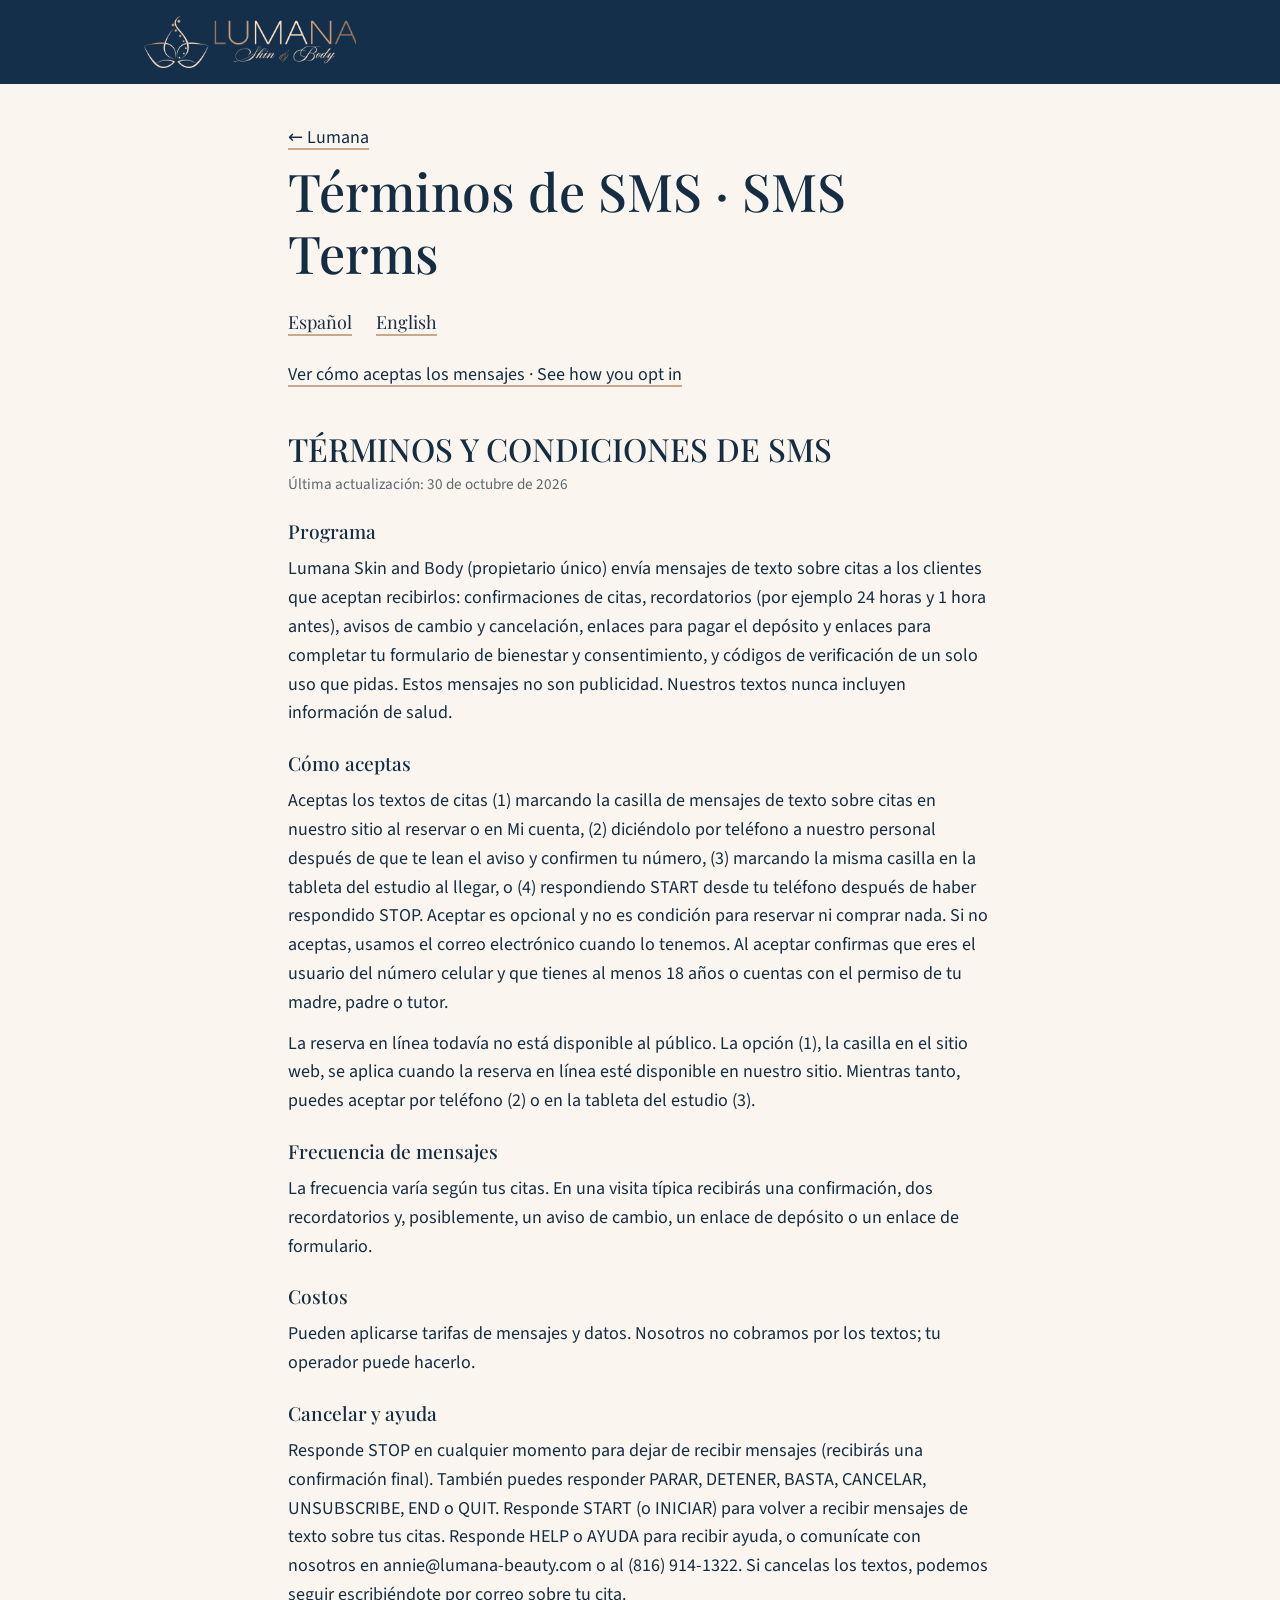
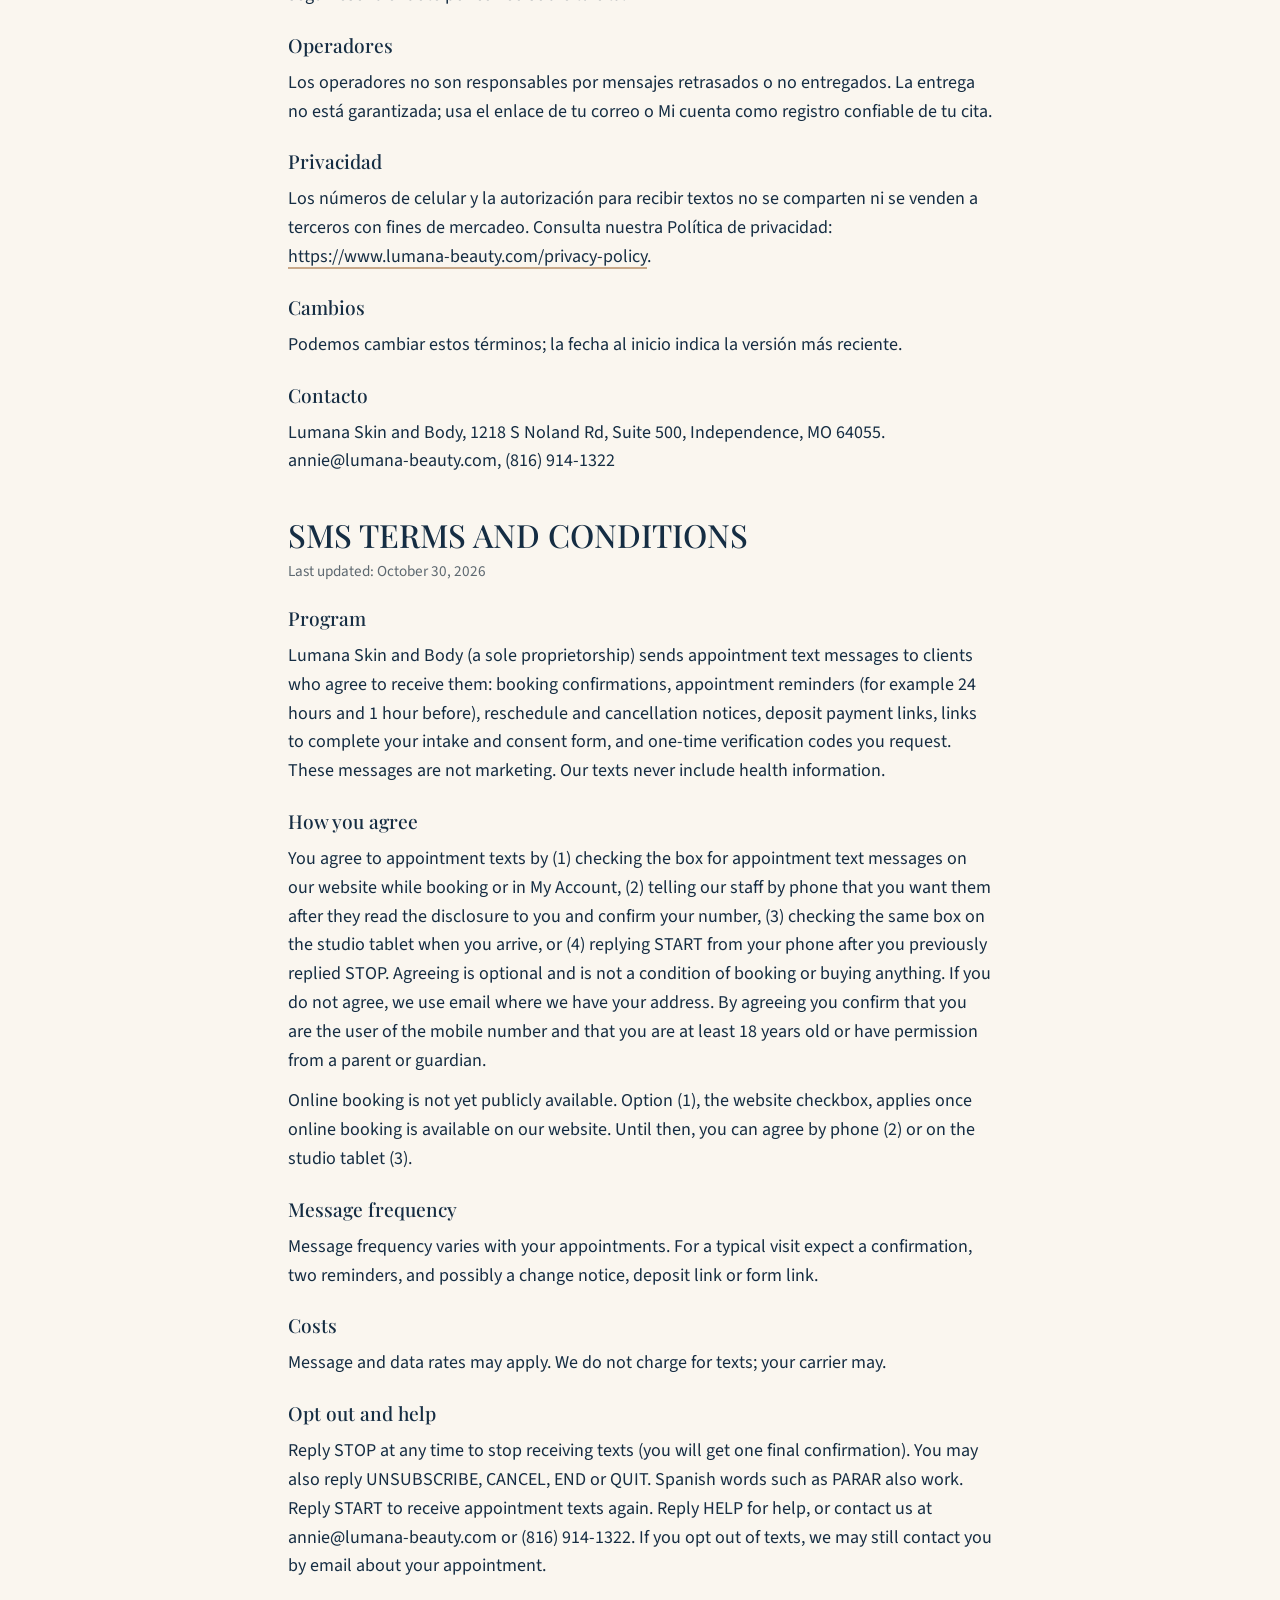
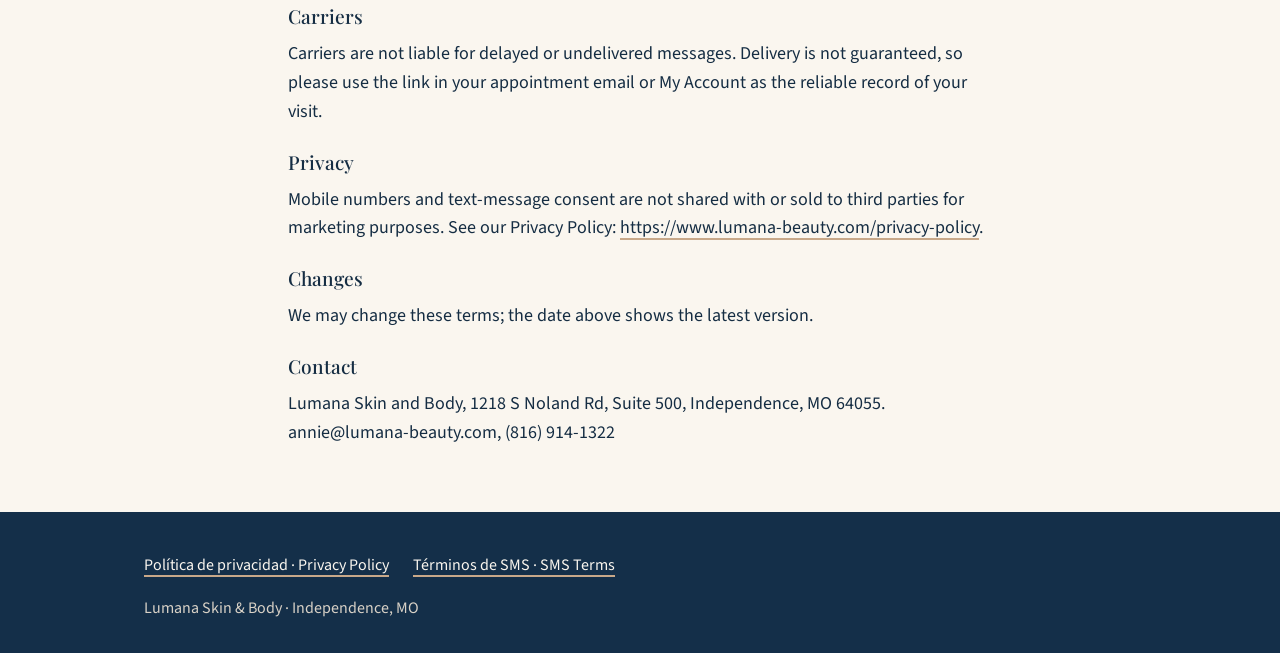
<file: sms-terms/index.html>
<!doctype html>
<html lang="es">
<head>
<meta charset="utf-8">
<meta name="viewport" content="width=device-width, initial-scale=1">
<title>Términos de SMS · SMS Terms | Lumana Skin and Body</title>
<link rel="icon" href="../brand/lumana-emblem.png" type="image/png">
<link rel="stylesheet" href="../style.css">
</head>
<body>
<header class="header">
  <div class="wrap">
    <a href="../" aria-label="Lumana Skin &amp; Body"><img src="../brand/lumana-lockup-horizontal.png" alt="Lumana Skin &amp; Body" width="1224" height="300"></a>
  </div>
</header>
<main class="narrow legal">
  <a class="back" href="../">← Lumana</a>
  <h1>Términos de SMS · SMS Terms</h1>
  <nav aria-label="Idioma / Language">
    <ul>
      <li><a href="#es" lang="es" hreflang="es" translate="no">Español</a></li>
      <li><a href="#en" lang="en" hreflang="en" translate="no">English</a></li>
    </ul>
  </nav>
  <p class="optin-link"><a href="../sms-opt-in/">Ver cómo aceptas los mensajes · See how you opt in</a></p>
  <section id="es" lang="es" aria-labelledby="es-title">
    <h2 id="es-title">TÉRMINOS Y CONDICIONES DE SMS</h2>
    <p class="updated">Última actualización: 30 de octubre de 2026</p>
    <div class="sec"><h3>Programa</h3>
      <p>Lumana Skin and Body (propietario único) envía mensajes de texto sobre citas a los clientes que aceptan recibirlos: confirmaciones de citas, recordatorios (por ejemplo 24 horas y 1 hora antes), avisos de cambio y cancelación, enlaces para pagar el depósito y enlaces para completar tu formulario de bienestar y consentimiento, y códigos de verificación de un solo uso que pidas. Estos mensajes no son publicidad. Nuestros textos nunca incluyen información de salud.</p>
    </div>
    <div class="sec"><h3>Cómo aceptas</h3>
      <p>Aceptas los textos de citas (1) marcando la casilla de mensajes de texto sobre citas en nuestro sitio al reservar o en Mi cuenta, (2) diciéndolo por teléfono a nuestro personal después de que te lean el aviso y confirmen tu número, (3) marcando la misma casilla en la tableta del estudio al llegar, o (4) respondiendo START desde tu teléfono después de haber respondido STOP. Aceptar es opcional y no es condición para reservar ni comprar nada. Si no aceptas, usamos el correo electrónico cuando lo tenemos. Al aceptar confirmas que eres el usuario del número celular y que tienes al menos 18 años o cuentas con el permiso de tu madre, padre o tutor.</p>
      <p>La reserva en línea todavía no está disponible al público. La opción (1), la casilla en el sitio web, se aplica cuando la reserva en línea esté disponible en nuestro sitio. Mientras tanto, puedes aceptar por teléfono (2) o en la tableta del estudio (3).</p>
    </div>
    <div class="sec"><h3>Frecuencia de mensajes</h3>
      <p>La frecuencia varía según tus citas. En una visita típica recibirás una confirmación, dos recordatorios y, posiblemente, un aviso de cambio, un enlace de depósito o un enlace de formulario.</p>
    </div>
    <div class="sec"><h3>Costos</h3>
      <p>Pueden aplicarse tarifas de mensajes y datos. Nosotros no cobramos por los textos; tu operador puede hacerlo.</p>
    </div>
    <div class="sec"><h3>Cancelar y ayuda</h3>
      <p>Responde STOP en cualquier momento para dejar de recibir mensajes (recibirás una confirmación final). También puedes responder PARAR, DETENER, BASTA, CANCELAR, UNSUBSCRIBE, END o QUIT. Responde START (o INICIAR) para volver a recibir mensajes de texto sobre tus citas. Responde HELP o AYUDA para recibir ayuda, o comunícate con nosotros en annie@lumana-beauty.com o al (816) 914-1322. Si cancelas los textos, podemos seguir escribiéndote por correo sobre tu cita.</p>
    </div>
    <div class="sec"><h3>Operadores</h3>
      <p>Los operadores no son responsables por mensajes retrasados o no entregados. La entrega no está garantizada; usa el enlace de tu correo o Mi cuenta como registro confiable de tu cita.</p>
    </div>
    <div class="sec"><h3>Privacidad</h3>
      <p>Los números de celular y la autorización para recibir textos no se comparten ni se venden a terceros con fines de mercadeo. Consulta nuestra Política de privacidad: <a href="https://www.lumana-beauty.com/privacy-policy">https://www.lumana-beauty.com/privacy-policy</a>.</p>
    </div>
    <div class="sec"><h3>Cambios</h3>
      <p>Podemos cambiar estos términos; la fecha al inicio indica la versión más reciente.</p>
    </div>
    <div class="sec"><h3>Contacto</h3>
      <p>Lumana Skin and Body, 1218 S Noland Rd, Suite 500, Independence, MO 64055. annie@lumana-beauty.com, (816) 914-1322</p>
    </div>
  </section>
  <section id="en" lang="en" aria-labelledby="en-title">
    <h2 id="en-title">SMS TERMS AND CONDITIONS</h2>
    <p class="updated">Last updated: October 30, 2026</p>
    <div class="sec"><h3>Program</h3>
      <p>Lumana Skin and Body (a sole proprietorship) sends appointment text messages to clients who agree to receive them: booking confirmations, appointment reminders (for example 24 hours and 1 hour before), reschedule and cancellation notices, deposit payment links, links to complete your intake and consent form, and one-time verification codes you request. These messages are not marketing. Our texts never include health information.</p>
    </div>
    <div class="sec"><h3>How you agree</h3>
      <p>You agree to appointment texts by (1) checking the box for appointment text messages on our website while booking or in My Account, (2) telling our staff by phone that you want them after they read the disclosure to you and confirm your number, (3) checking the same box on the studio tablet when you arrive, or (4) replying START from your phone after you previously replied STOP. Agreeing is optional and is not a condition of booking or buying anything. If you do not agree, we use email where we have your address. By agreeing you confirm that you are the user of the mobile number and that you are at least 18 years old or have permission from a parent or guardian.</p>
      <p>Online booking is not yet publicly available. Option (1), the website checkbox, applies once online booking is available on our website. Until then, you can agree by phone (2) or on the studio tablet (3).</p>
    </div>
    <div class="sec"><h3>Message frequency</h3>
      <p>Message frequency varies with your appointments. For a typical visit expect a confirmation, two reminders, and possibly a change notice, deposit link or form link.</p>
    </div>
    <div class="sec"><h3>Costs</h3>
      <p>Message and data rates may apply. We do not charge for texts; your carrier may.</p>
    </div>
    <div class="sec"><h3>Opt out and help</h3>
      <p>Reply STOP at any time to stop receiving texts (you will get one final confirmation). You may also reply UNSUBSCRIBE, CANCEL, END or QUIT. Spanish words such as PARAR also work. Reply START to receive appointment texts again. Reply HELP for help, or contact us at annie@lumana-beauty.com or (816) 914-1322. If you opt out of texts, we may still contact you by email about your appointment.</p>
    </div>
    <div class="sec"><h3>Carriers</h3>
      <p>Carriers are not liable for delayed or undelivered messages. Delivery is not guaranteed, so please use the link in your appointment email or My Account as the reliable record of your visit.</p>
    </div>
    <div class="sec"><h3>Privacy</h3>
      <p>Mobile numbers and text-message consent are not shared with or sold to third parties for marketing purposes. See our Privacy Policy: <a href="https://www.lumana-beauty.com/privacy-policy">https://www.lumana-beauty.com/privacy-policy</a>.</p>
    </div>
    <div class="sec"><h3>Changes</h3>
      <p>We may change these terms; the date above shows the latest version.</p>
    </div>
    <div class="sec"><h3>Contact</h3>
      <p>Lumana Skin and Body, 1218 S Noland Rd, Suite 500, Independence, MO 64055. annie@lumana-beauty.com, (816) 914-1322</p>
    </div>
  </section>
</main>
<footer class="footer">
  <div class="wrap">
    <ul>
      <li><a href="../privacy-policy/">Política de privacidad · Privacy Policy</a></li>
      <li><a href="../sms-terms/">Términos de SMS · SMS Terms</a></li>
    </ul>
    <p>Lumana Skin &amp; Body · Independence, MO</p>
  </div>
</footer>
</body>
</html>
</file>
<file: style.css>
/* Lumana holding site. Plain CSS, no build step. Tokens match src/app/globals.css. */
@font-face {
  font-family: "Playfair Display";
  src: url("fonts/playfair-display-latin-wght-normal.woff2") format("woff2");
  font-weight: 400 900;
  font-display: swap;
}
@font-face {
  font-family: "Source Sans 3";
  src: url("fonts/source-sans-3-latin-wght-normal.woff2") format("woff2");
  font-weight: 200 900;
  font-display: swap;
}

:root {
  --navy: #142f49;
  --champagne: #c8a889;
  --ivory: #faf6ef;
  --paper: #fffdf9;
  --border: #ddcbb8;
  --ink: #152d43;
  --muted: #5d6870;
  --serif: "Playfair Display", Georgia, "Times New Roman", serif;
  --sans: "Source Sans 3", system-ui, "Segoe UI", Arial, sans-serif;
}

* { box-sizing: border-box; }
html { scroll-behavior: smooth; }
body {
  margin: 0;
  background: var(--ivory);
  color: var(--ink);
  font-family: var(--sans);
  font-size: 1.125rem;
  line-height: 1.6;
}
a { color: var(--ink); text-decoration-color: var(--champagne); text-decoration-thickness: 2px; text-underline-offset: 5px; }
:focus-visible { outline: 3px solid var(--navy); outline-offset: 3px; }
.header :focus-visible, .footer :focus-visible { outline-color: var(--ivory); }

.wrap { width: min(100% - 2rem, 62rem); margin-inline: auto; }
.narrow { width: min(100% - 2rem, 44rem); margin-inline: auto; }

.header { background: var(--navy); }
.header .wrap { display: flex; align-items: center; justify-content: space-between; gap: 1rem; padding-block: 1rem; flex-wrap: wrap; }
.header img { display: block; height: 3.25rem; width: auto; }
.lang-nav ul { list-style: none; display: flex; gap: 1.25rem; margin: 0; padding: 0; }
.lang-nav a { display: inline-flex; min-height: 44px; align-items: center; color: var(--ivory); font-family: var(--serif); }

h1, h2, h3 { font-family: var(--serif); font-weight: 500; line-height: 1.2; margin: 0; }
h1 { font-size: clamp(2rem, 6vw, 3.25rem); }
h2 { font-size: clamp(1.5rem, 4vw, 2rem); }
h3 { font-size: 1.2rem; }
p { margin: 0.75rem 0 0; }
.eyebrow { font-family: var(--serif); letter-spacing: 0.12em; text-transform: uppercase; font-size: 0.85rem; color: var(--muted); margin: 0 0 0.75rem; }

.hero { padding-block: clamp(3rem, 9vw, 6rem); border-bottom: 1px solid var(--border); }
.hero p.lead { font-size: 1.25rem; max-width: 36rem; }
.rule { width: 4rem; height: 3px; background: var(--champagne); border: 0; margin: 1.5rem 0 0; }

section.lang { padding-block: clamp(2.5rem, 7vw, 4.5rem); scroll-margin-top: 1rem; }
section.lang + section.lang { border-top: 1px solid var(--border); }
.cards { list-style: none; margin: 1.5rem 0 0; padding: 0; display: grid; gap: 1rem; grid-template-columns: repeat(auto-fit, minmax(15rem, 1fr)); }
.cards li { background: var(--paper); border: 1px solid var(--border); padding: 1.25rem; }
.cards p { font-size: 1rem; color: var(--muted); }
.menu { list-style: none; margin: 0.75rem 0 0; padding: 0; }
.menu li { padding: 0.3rem 0; border-top: 1px solid var(--border); background: none; border-left: 0; border-right: 0; border-bottom: 0; }
.note { font-size: 0.95rem; color: var(--muted); }

.book { background: var(--navy); color: var(--ivory); padding: 1.5rem; margin-top: 1.5rem; }
.book h3 { color: var(--ivory); }
.book a { color: var(--ivory); }
.book .ph { color: var(--champagne); }

.footer { background: var(--navy); color: var(--ivory); padding-block: 2rem; font-size: 1rem; }
.footer a { color: var(--ivory); display: inline-flex; min-height: 44px; align-items: center; }
.footer ul { list-style: none; margin: 0 0 0.5rem; padding: 0; display: flex; gap: 1.5rem; flex-wrap: wrap; }
.footer p { margin: 0.25rem 0 0; color: #d9d2c7; }

/* Legal pages */
.legal { padding-block: 2rem 4rem; }
.legal section { margin-top: 2.5rem; scroll-margin-top: 1rem; }
.legal section > p.updated { color: var(--muted); font-size: 0.95rem; margin-top: 0.25rem; }
.legal .sec { margin-top: 1.5rem; }
.legal ul.list { margin: 0.5rem 0 0; padding-left: 1.5rem; }
.legal ul.list li { margin-top: 0.25rem; }
.legal .back { display: inline-flex; min-height: 44px; align-items: center; }
.legal nav ul { list-style: none; display: flex; gap: 1.5rem; margin: 1rem 0 0; padding: 0; }
.legal nav a { display: inline-flex; min-height: 44px; align-items: center; font-family: var(--serif); }

/* SMS opt-in examples page */
.optin figure { margin: 1rem 0 0; }
.optin figure img { display: block; max-width: 100%; height: auto; border: 1px solid var(--border); background: var(--paper); }
.optin figcaption { font-size: 0.95rem; color: var(--muted); margin-top: 0.5rem; }
.optin h3 { margin-top: 2rem; }
.legal .optin-link { margin-top: 1rem; }

.optin blockquote { margin: 1rem 0; padding: 1rem 1.25rem; background: var(--paper); border-left: 3px solid var(--champagne); }
.optin .note-shots { font-size: 0.95rem; color: var(--muted); }
</file>
